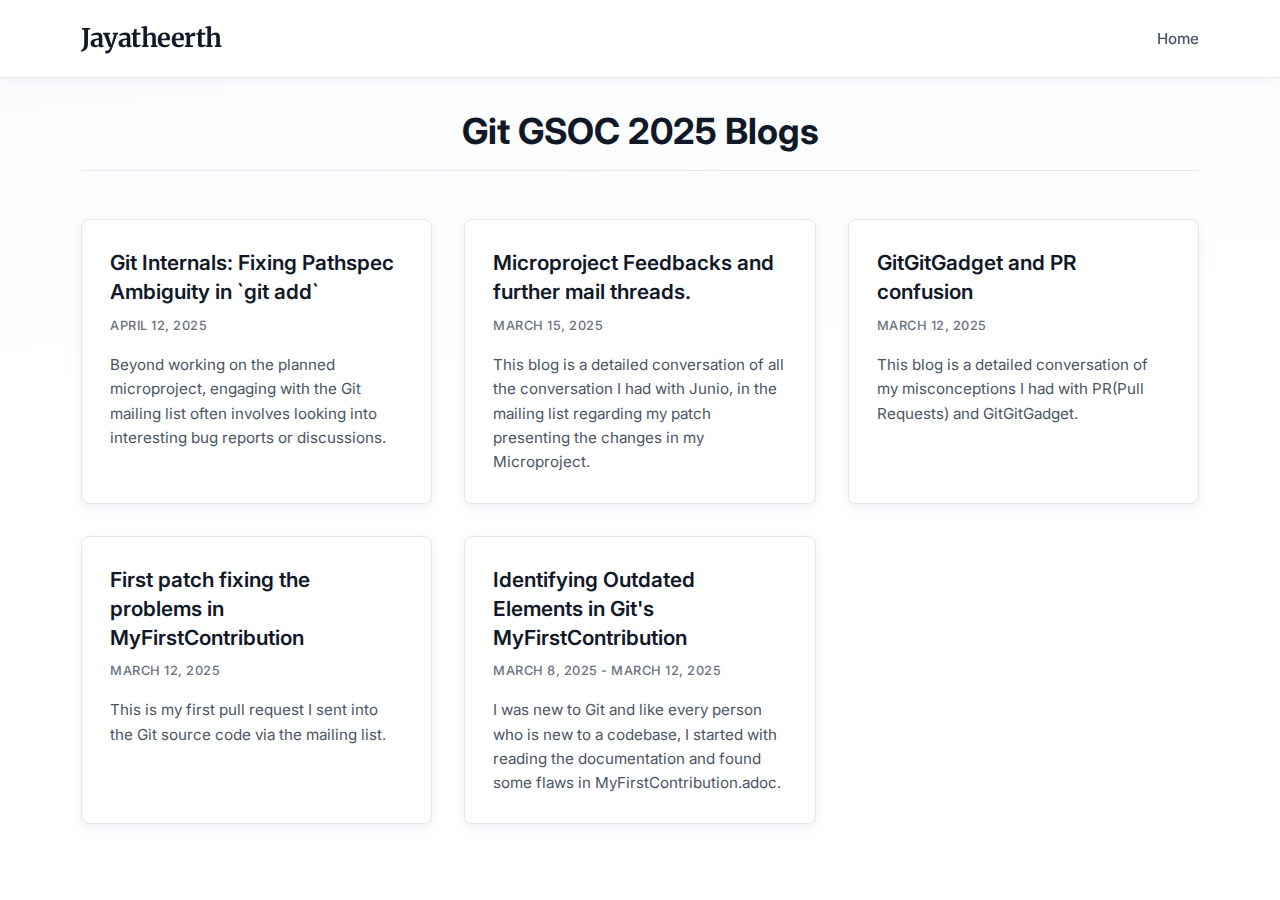
<file: index.html>
<!DOCTYPE html>
<html lang="en">
<head>
    <meta charset="UTF-8">
    <meta name="viewport" content="width=device-width, initial-scale=1.0">
    <title>My Git Journey - Blog</title>
    <link rel="preconnect" href="https://fonts.googleapis.com">
    <link rel="preconnect" href="https://fonts.gstatic.com" crossorigin>
    <link href="https://fonts.googleapis.com/css2?family=Inter:wght@400;500;600;700&family=Poppins:wght@400;500;600;700&display=swap" rel="stylesheet">
    <link rel="stylesheet" href="style.css">
    <link rel="preconnect" href="https://fonts.googleapis.com">
<link rel="preconnect" href="https://fonts.gstatic.com" crossorigin>
<link href="https://fonts.googleapis.com/css2?family=Inter:wght@400;500;700&family=Merriweather:wght@400;700&display=swap" rel="stylesheet">

<link href="https://fonts.googleapis.com/css2?family=JetBrains+Mono:wght@400&display=swap" rel="stylesheet">
<link rel="stylesheet" href="blog_style.css">
</head>
<body>
<header class="navbar">
    <div class="container">
        <a href="index.html" class="logo">Jayatheerth</a>
        <nav>
            <ul class="nav-links">
                <li><a href="index.html">Home</a></li>
            </ul>
        </nav>
    </div>
</header>

<main>
    <div class="container">
        <br>
        <h1>Git GSOC 2025 Blogs</h1>

        <div class="blog-post-list">
            <article class="blog-card">
                <a href="post-pathspec-bug-investigation.html">
                   <span class="card-accent-bar"></span>
                   <h2 class="card-title">Git Internals: Fixing Pathspec Ambiguity in `git add`</h2>
                   <p class="card-meta">
                       <span class="card-date">April 12, 2025</span>
                   </p>
                   <p class="card-excerpt">
                    Beyond working on the planned microproject, engaging with the Git mailing list often involves looking into interesting bug reports or discussions.
                   </p>
               </a>
           </article>
            <article class="blog-card">
                 <a href="post-style-feedback.html">
                    <span class="card-accent-bar"></span>
                    <h2 class="card-title">Microproject Feedbacks and further mail threads.</h2>
                    <p class="card-meta">
                        <span class="card-date">March 15, 2025</span>
                    </p>
                    <p class="card-excerpt">
                        This blog is a detailed conversation of all the conversation I had with Junio, in the mailing list regarding my patch presenting the changes in my Microproject.
                    </p>
                </a>
            </article>

            <article class="blog-card">
                <a href="gitgitgadget.html">
                   <span class="card-accent-bar"></span>
                   <h2 class="card-title">GitGitGadget and PR confusion</h2>
                   <p class="card-meta">
                       <span class="card-date">March 12, 2025</span>
                   </p>
                   <p class="card-excerpt">
                       This blog is a detailed conversation of my misconceptions I had with PR(Pull Requests) and GitGitGadget.
                   </p>
               </a>
           </article>

            <article class="blog-card">
                 <a href="post-commit-feedback.html">
                     <span class="card-accent-bar"></span>
                    <h2 class="card-title">First patch fixing the problems in MyFirstContribution</h2>
                    <p class="card-meta">
                        <span class="card-date">March 12, 2025</span>
                    </p>
                    <p class="card-excerpt">
                        This is my first pull request I sent into the Git source code via the mailing list.
                    </p>
                </a>
            </article>


            <article class="blog-card">
                <a href="post-identifying-outdated.html">
                    <span class="card-accent-bar"></span>
                    <h2 class="card-title">Identifying Outdated Elements in Git's MyFirstContribution</h2>
                    <p class="card-meta">
                        <span class="card-date">March 8, 2025 - March 12, 2025</span>
                    </p>
                    <p class="card-excerpt">
                        I was new to Git and like every person who is new to a codebase, I started with reading the documentation and found some flaws in MyFirstContribution.adoc.
                    </p>
                </a>
            </article>

            

        </div> </div> </main>


</body>
</html>
</file>
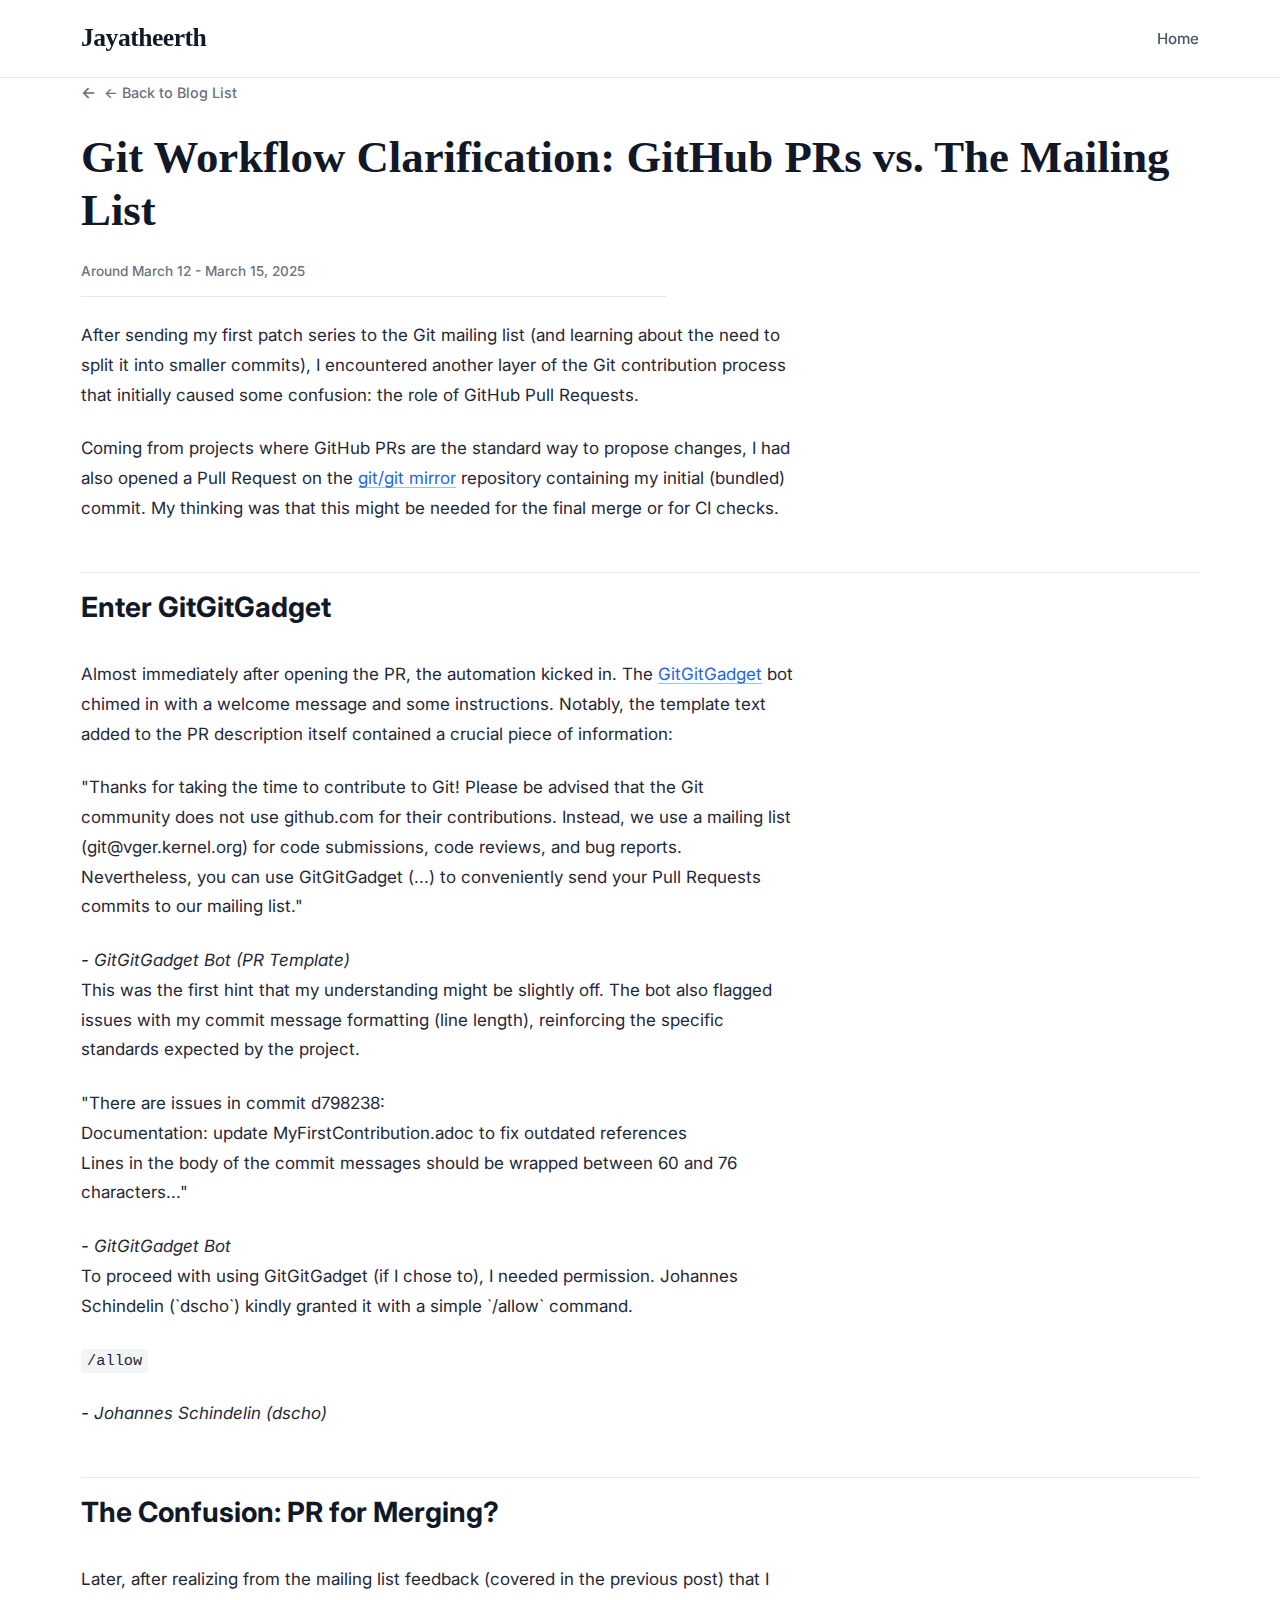
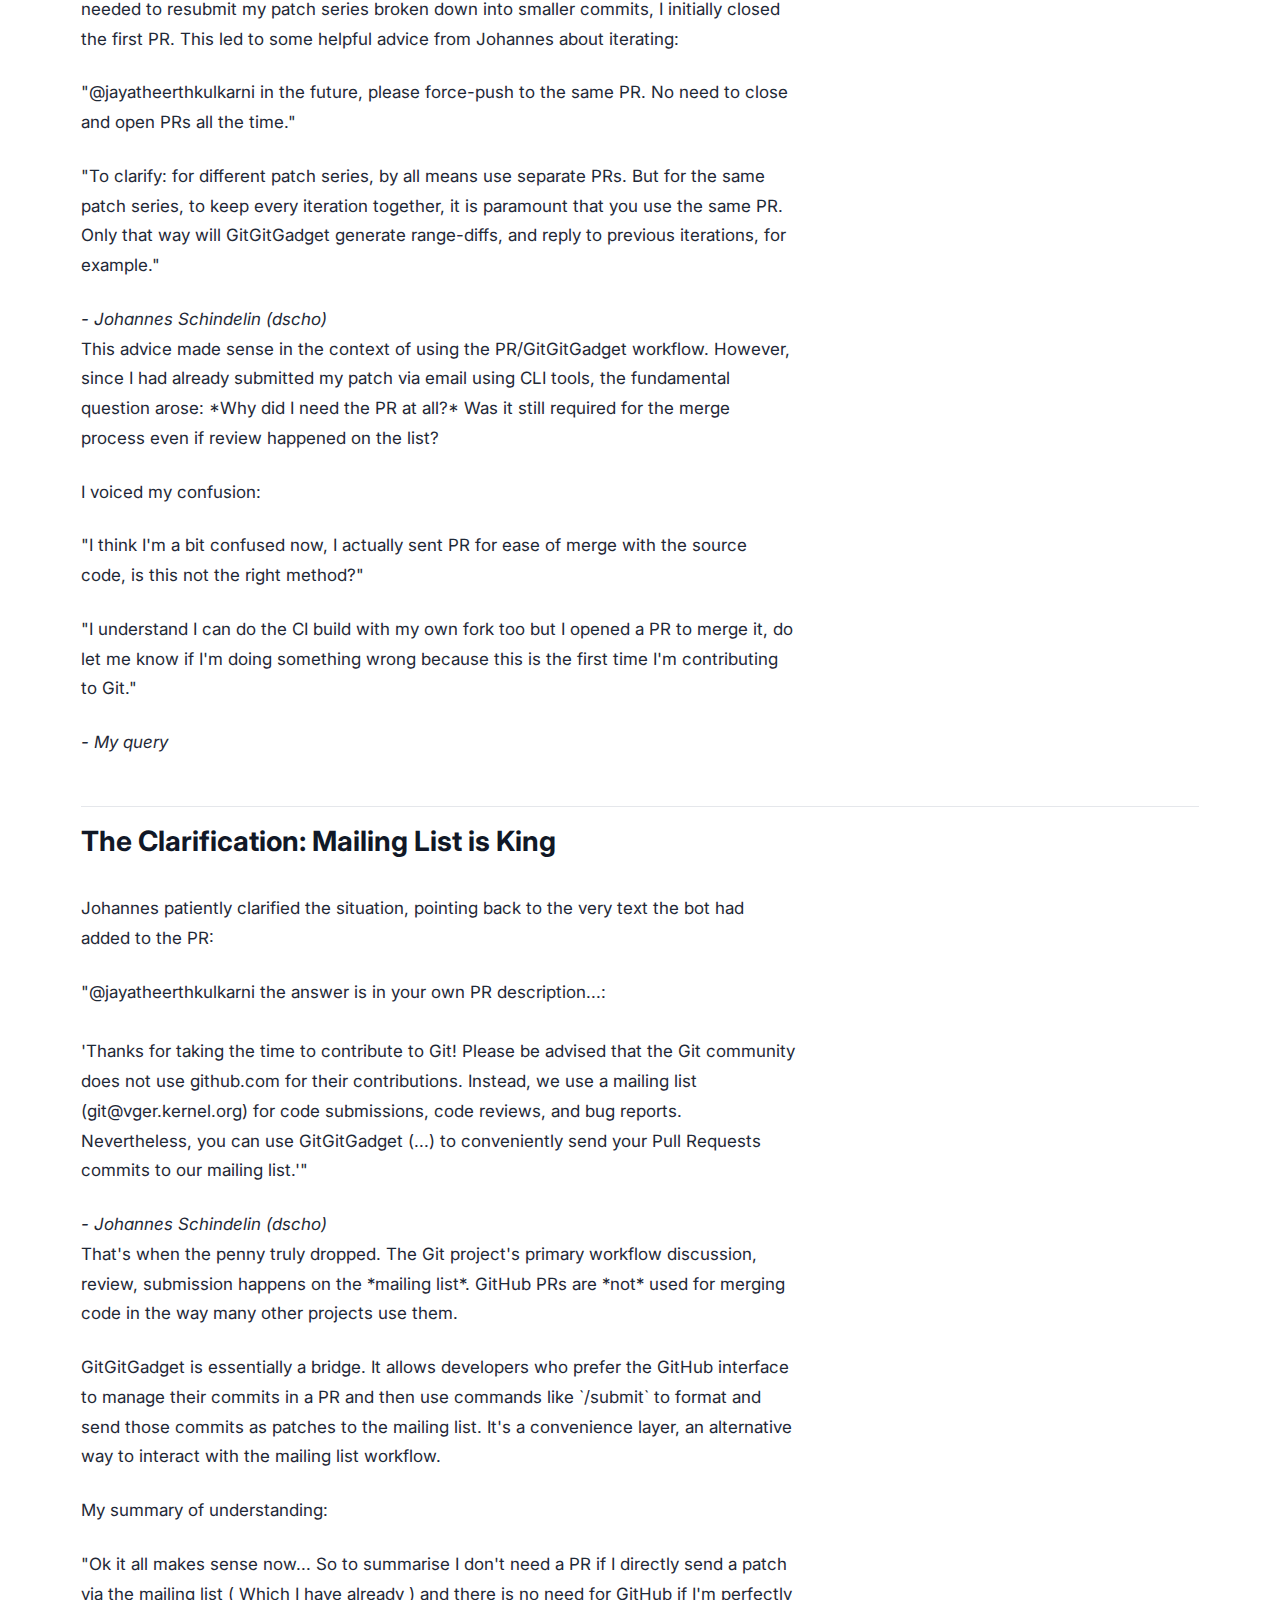
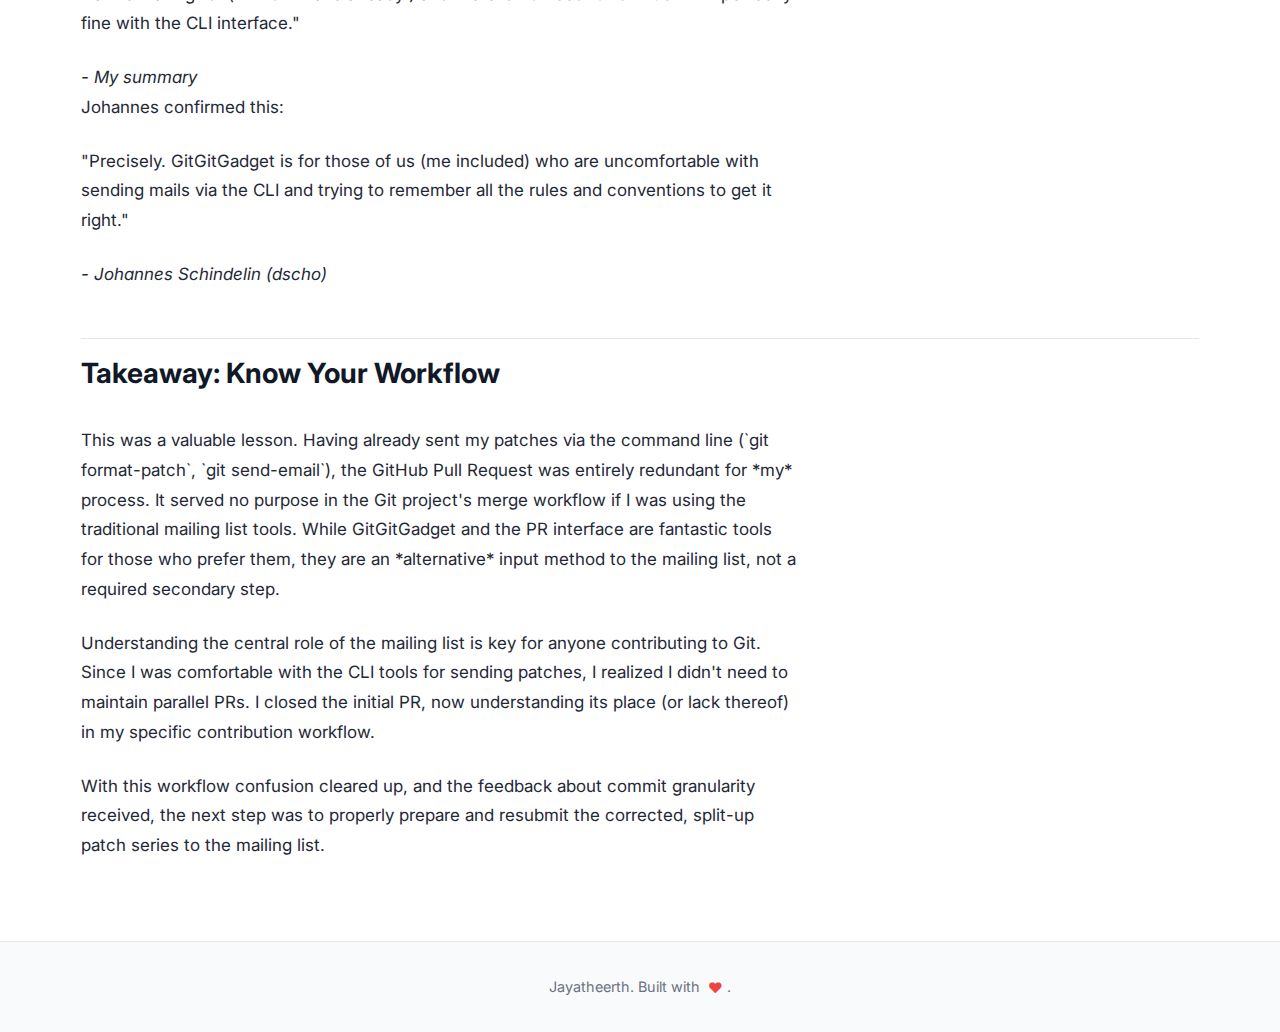
<file: gitgitgadget.html>
<!DOCTYPE html>
<html lang="en">
<head>
    <meta charset="UTF-8">
    <meta name="viewport" content="width=device-width, initial-scale=1.0">
    <title>Git Workflow Clarification: GitHub PRs vs. The Mailing List - My Git Journey</title>
    <link rel="preconnect" href="https://fonts.googleapis.com">
    <link rel="preconnect" href="https://fonts.gstatic.com" crossorigin>
    <link href="https://fonts.googleapis.com/css2?family=Inter:wght@400;500;600;700&family=Poppins:wght@400;500;600;700&display=swap" rel="stylesheet">
    <link rel="stylesheet" href="./blog_style.css">
</head>
<body>

<header class="navbar">
    <div class="container">
        <a href="index.html" class="logo">Jayatheerth</a>
        <nav>
            <ul class="nav-links">
                <li><a href="index.html">Home</a></li>
            </ul>
        </nav>
    </div>
</header>

<main>
    <div class="container">
        <a href="index.html" class="back-link">← Back to Blog List</a>
        <article class="blog-post-content">
            <h1>Git Workflow Clarification: GitHub PRs vs. The Mailing List</h1>
            <p class="meta-info">
                <span class="post-date">Around March 12 - March 15, 2025</span>
            </p>

            <p>After sending my first patch series to the Git mailing list (and learning about the need to split it into smaller commits), I encountered another layer of the Git contribution process that initially caused some confusion: the role of GitHub Pull Requests.</p>

            <p>Coming from projects where GitHub PRs are the standard way to propose changes, I had also opened a Pull Request on the <a href="https://github.com/git/git/pull/1913" target="_blank" rel="noopener noreferrer">git/git mirror</a> repository containing my initial (bundled) commit. My thinking was that this might be needed for the final merge or for CI checks.</p>

            <h2>Enter GitGitGadget</h2>

            <p>Almost immediately after opening the PR, the automation kicked in. The <a href="https://gitgitgadget.github.io/" target="_blank" rel="noopener noreferrer">GitGitGadget</a> bot chimed in with a welcome message and some instructions. Notably, the template text added to the PR description itself contained a crucial piece of information:</p>

            <div class="github-comment bot-message">
                <p>"Thanks for taking the time to contribute to Git! Please be advised that the Git community does not use github.com for their contributions. Instead, we use a mailing list (git@vger.kernel.org) for code submissions, code reviews, and bug reports. Nevertheless, you can use GitGitGadget (...) to conveniently send your Pull Requests commits to our mailing list."</p>
                <cite>- GitGitGadget Bot (PR Template)</cite>
            </div>

            <p>This was the first hint that my understanding might be slightly off. The bot also flagged issues with my commit message formatting (line length), reinforcing the specific standards expected by the project.</p>

             <div class="github-comment bot-message">
                <p>"There are issues in commit d798238:<br>
                Documentation: update MyFirstContribution.adoc to fix outdated references<br>
                Lines in the body of the commit messages should be wrapped between 60 and 76 characters..."</p>
                <cite>- GitGitGadget Bot</cite>
            </div>

            <p>To proceed with using GitGitGadget (if I chose to), I needed permission. Johannes Schindelin (`dscho`) kindly granted it with a simple `/allow` command.</p>
             <div class="github-comment">
                <p><code>/allow</code></p>
                
                <cite>- Johannes Schindelin (dscho)</cite>
            </div>


            <h2>The Confusion: PR for Merging?</h2>

            <p>Later, after realizing from the mailing list feedback (covered in the previous post) that I needed to resubmit my patch series broken down into smaller commits, I initially closed the first PR. This led to some helpful advice from Johannes about iterating:</p>

             <div class="github-comment">
                 
                 <p>"@jayatheerthkulkarni in the future, please force-push to the same PR. No need to close and open PRs all the time."</p>
                 <p>"To clarify: for different patch series, by all means use separate PRs. But for the same patch series, to keep every iteration together, it is paramount that you use the same PR. Only that way will GitGitGadget generate range-diffs, and reply to previous iterations, for example."</p>
                 <cite>- Johannes Schindelin (dscho)</cite>
            </div>

            <p>This advice made sense in the context of using the PR/GitGitGadget workflow. However, since I had already submitted my patch via email using CLI tools, the fundamental question arose: *Why did I need the PR at all?* Was it still required for the merge process even if review happened on the list?</p>

            <p>I voiced my confusion:</p>
             <div class="github-comment">
                 <p>"I think I'm a bit confused now, I actually sent PR for ease of merge with the source code, is this not the right method?"</p>
                 <p>"I understand I can do the CI build with my own fork too but I opened a PR to merge it, do let me know if I'm doing something wrong because this is the first time I'm contributing to Git."</p>
                 <cite>- My query</cite> 
            </div>

            <h2>The Clarification: Mailing List is King</h2>

            <p>Johannes patiently clarified the situation, pointing back to the very text the bot had added to the PR:</p>

             <div class="github-comment">
                 <p>"@jayatheerthkulkarni the answer is in your own PR description...:<br><br>
                 'Thanks for taking the time to contribute to Git! Please be advised that the Git community does not use github.com for their contributions. Instead, we use a mailing list (git@vger.kernel.org) for code submissions, code reviews, and bug reports. Nevertheless, you can use GitGitGadget (...) to conveniently send your Pull Requests commits to our mailing list.'"</p>
                 <cite>- Johannes Schindelin (dscho)</cite>
            </div>

            <p>That's when the penny truly dropped. The Git project's primary workflow discussion, review, submission happens on the *mailing list*. GitHub PRs are *not* used for merging code in the way many other projects use them.</p>

            <p>GitGitGadget is essentially a bridge. It allows developers who prefer the GitHub interface to manage their commits in a PR and then use commands like `/submit` to format and send those commits as patches to the mailing list. It's a convenience layer, an alternative way to interact with the mailing list workflow.</p>

            <p>My summary of understanding:</p>
             <div class="github-comment">
                 <p>"Ok it all makes sense now... So to summarise I don't need a PR if I directly send a patch via the mailing list ( Which I have already ) and there is no need for GitHub if I'm perfectly fine with the CLI interface."</p>
                 <cite>- My summary</cite>
            </div>

            <p>Johannes confirmed this:</p>
             <div class="github-comment">
                 <p>"Precisely. GitGitGadget is for those of us (me included) who are uncomfortable with sending mails via the CLI and trying to remember all the rules and conventions to get it right."</p>
                 <cite>- Johannes Schindelin (dscho)</cite>
            </div>

            <h2>Takeaway: Know Your Workflow</h2>

            <p>This was a valuable lesson. Having already sent my patches via the command line (`git format-patch`, `git send-email`), the GitHub Pull Request was entirely redundant for *my* process. It served no purpose in the Git project's merge workflow if I was using the traditional mailing list tools. While GitGitGadget and the PR interface are fantastic tools for those who prefer them, they are an *alternative* input method to the mailing list, not a required secondary step.</p>

            <p>Understanding the central role of the mailing list is key for anyone contributing to Git. Since I was comfortable with the CLI tools for sending patches, I realized I didn't need to maintain parallel PRs. I closed the initial PR, now understanding its place (or lack thereof) in my specific contribution workflow.</p>

            <p>With this workflow confusion cleared up, and the feedback about commit granularity received, the next step was to properly prepare and resubmit the corrected, split-up patch series to the mailing list.</p>

        </article>
    </div>
</main>

<footer class="footer">
    <div class="container">
       <p>Jayatheerth. Built with <span class="heart">♥</span>.</p>
    </div>
</footer>

</body>
</html>
</file>
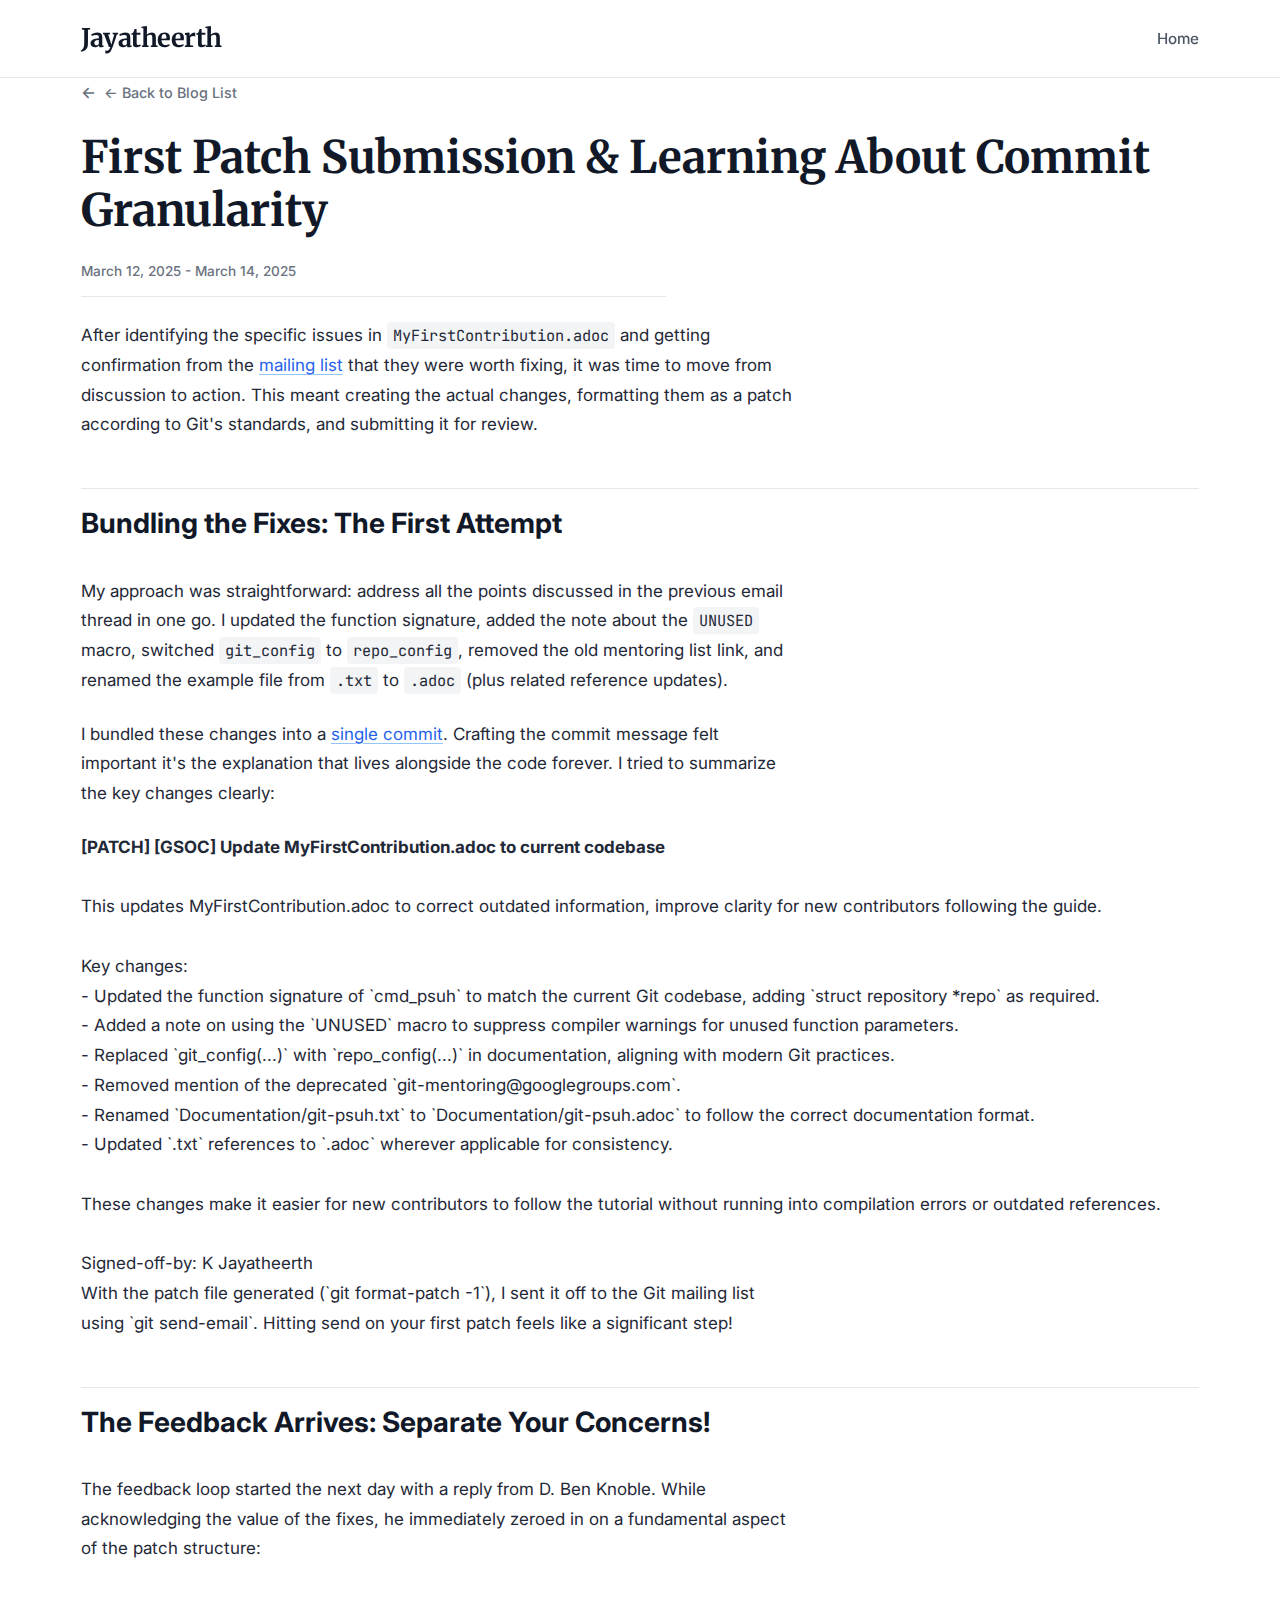
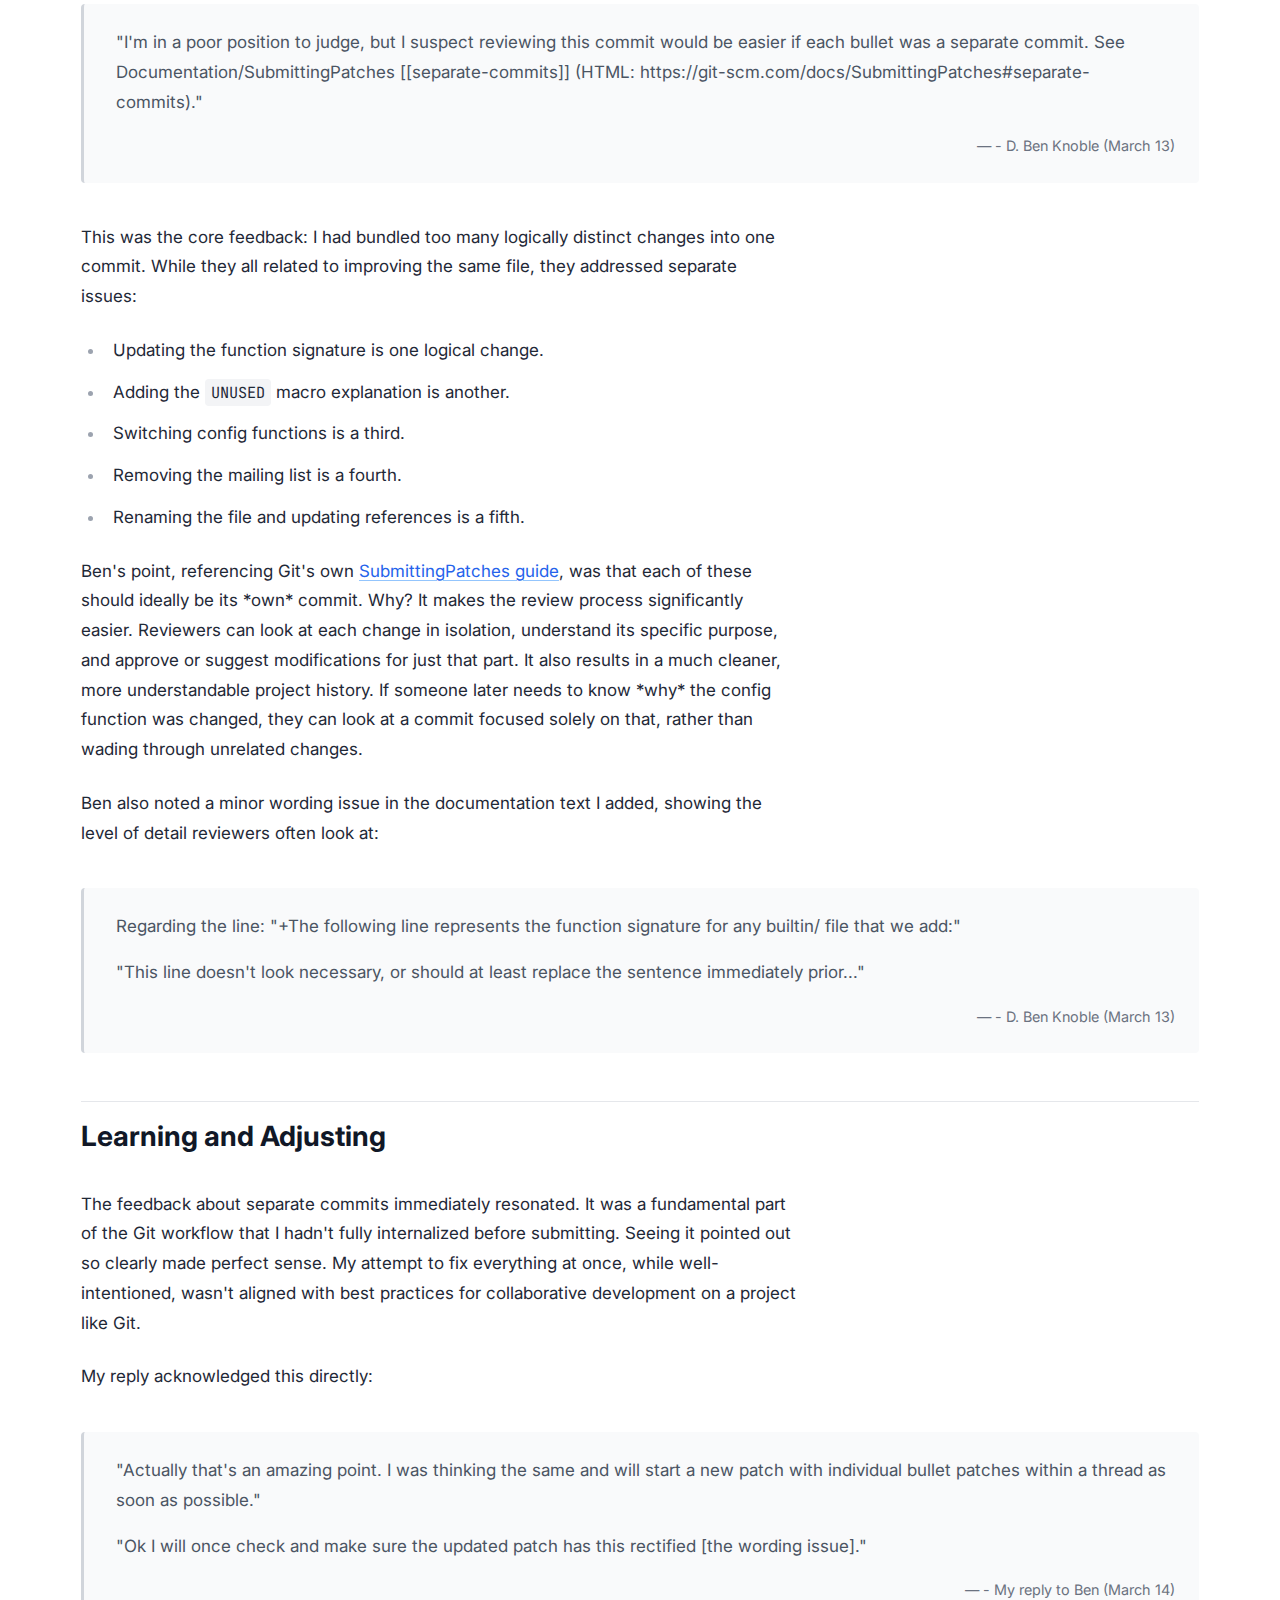
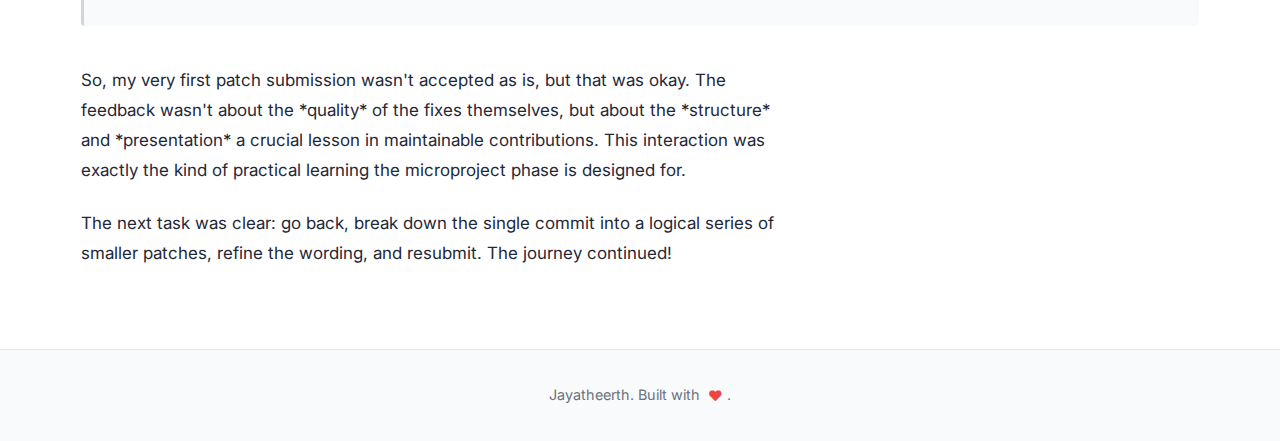
<file: post-commit-feedback.html>
<!DOCTYPE html>
<html lang="en">
<head>
    <meta charset="UTF-8">
    <meta name="viewport" content="width=device-width, initial-scale=1.0">
    <title>First Patch Submission & Learning About Commit Granularity - My Git Journey</title>
    <link rel="preconnect" href="https://fonts.googleapis.com">
    <link rel="preconnect" href="https://fonts.gstatic.com" crossorigin>
    <link href="https://fonts.googleapis.com/css2?family=Inter:wght@400;500;600;700&family=Poppins:wght@400;500;600;700&display=swap" rel="stylesheet">
    <link rel="stylesheet" href="./blog_style.css">
    <link rel="preconnect" href="https://fonts.googleapis.com">
<link rel="preconnect" href="https://fonts.gstatic.com" crossorigin>
<link href="https://fonts.googleapis.com/css2?family=Inter:wght@400;500;700&family=Merriweather:wght@400;700&display=swap" rel="stylesheet">

<link href="https://fonts.googleapis.com/css2?family=JetBrains+Mono:wght@400&display=swap" rel="stylesheet">
</head>
<body>

<header class="navbar">
    <div class="container">
        <a href="index.html" class="logo">Jayatheerth</a>
        <nav>
            <ul class="nav-links">
                <li><a href="index.html">Home</a></li>
            </ul>
        </nav>
    </div>
</header>

<main>
    <div class="container">
        <a href="index.html" class="back-link">← Back to Blog List</a>
        <article class="blog-post-content">
            <h1>First Patch Submission & Learning About Commit Granularity</h1>
            <p class="meta-info">
                <span class="post-date">March 12, 2025 - March 14, 2025</span>
            </p>

            <p>After identifying the specific issues in <code>MyFirstContribution.adoc</code> and getting confirmation from the <a href="https://lore.kernel.org/git/CA+rGoLc69R8qgbkYQiKoc2uweDwD10mxZXYFSY8xFs5eKSRVkA@mail.gmail.com/t/#u">mailing list</a> that they were worth fixing, it was time to move from discussion to action. This meant creating the actual changes, formatting them as a patch according to Git's standards, and submitting it for review.</p>

            <h2>Bundling the Fixes: The First Attempt</h2>

            <p>My approach was straightforward: address all the points discussed in the previous email thread in one go. I updated the function signature, added the note about the <code>UNUSED</code> macro, switched <code>git_config</code> to <code>repo_config</code>, removed the old mentoring list link, and renamed the example file from <code>.txt</code> to <code>.adoc</code> (plus related reference updates).</p>

            <p>I bundled these changes into a <a href="https://lore.kernel.org/git/20250312081534.75536-1-jayatheerthkulkarni2005@gmail.com/t/#u">single commit</a>. Crafting the commit message felt important it's the explanation that lives alongside the code forever. I tried to summarize the key changes clearly:</p>

            <div class="commit-message">
                <strong>[PATCH] [GSOC] Update MyFirstContribution.adoc to current codebase</strong><br><br>
                This updates MyFirstContribution.adoc to correct outdated information,
                improve clarity for new contributors following the guide.<br><br>
                Key changes:<br>
                - Updated the function signature of `cmd_psuh` to match the current Git
                  codebase, adding `struct repository *repo` as required.<br>
                - Added a note on using the `UNUSED` macro to suppress compiler
                  warnings for unused function parameters.<br>
                - Replaced `git_config(...)` with `repo_config(...)` in documentation,
                  aligning with modern Git practices.<br>
                - Removed mention of the deprecated
                  `git-mentoring@googlegroups.com`.<br>
                - Renamed `Documentation/git-psuh.txt` to
                  `Documentation/git-psuh.adoc` to follow the
                  correct documentation format.<br>
                - Updated `.txt` references to `.adoc`
                  wherever applicable for consistency.<br><br>
                These changes make it easier for
                new contributors to follow the tutorial without
                running into compilation errors or outdated references.<br><br>
                Signed-off-by: K Jayatheerth <jayatheerthkulkarni2005@gmail.com>
            </div>

            <p>With the patch file generated (`git format-patch -1`), I sent it off to the Git mailing list using `git send-email`. Hitting send on your first patch feels like a significant step!</p>

            <h2>The Feedback Arrives: Separate Your Concerns!</h2>

            <p>The feedback loop started the next day with a reply from D. Ben Knoble. While acknowledging the value of the fixes, he immediately zeroed in on a fundamental aspect of the patch structure:</p>

            <div class="email-quote">
                <p>"I'm in a poor position to judge, but I suspect reviewing this commit would be easier if each bullet was a separate commit. See Documentation/SubmittingPatches [[separate-commits]] (HTML: https://git-scm.com/docs/SubmittingPatches#separate-commits)."</p>
                <cite>- D. Ben Knoble (March 13)</cite>
            </div>

            <p>This was the core feedback: I had bundled too many logically distinct changes into one commit. While they all related to improving the same file, they addressed separate issues:</p>
            <ul>
                <li>Updating the function signature is one logical change.</li>
                <li>Adding the <code>UNUSED</code> macro explanation is another.</li>
                <li>Switching config functions is a third.</li>
                <li>Removing the mailing list is a fourth.</li>
                <li>Renaming the file and updating references is a fifth.</li>
            </ul>
            <p>Ben's point, referencing Git's own <a href="https://git-scm.com/docs/SubmittingPatches#separate-commits" target="_blank" rel="noopener noreferrer">SubmittingPatches guide</a>, was that each of these should ideally be its *own* commit. Why? It makes the review process significantly easier. Reviewers can look at each change in isolation, understand its specific purpose, and approve or suggest modifications for just that part. It also results in a much cleaner, more understandable project history. If someone later needs to know *why* the config function was changed, they can look at a commit focused solely on that, rather than wading through unrelated changes.</p>

            <p>Ben also noted a minor wording issue in the documentation text I added, showing the level of detail reviewers often look at:</p>
            <div class="email-quote">
                <p>Regarding the line: "+The following line represents the function signature for any builtin/<filename.c> file that we add:"</p>
                <p>"This line doesn't look necessary, or should at least replace the sentence immediately prior..."</p>
                 <cite>- D. Ben Knoble (March 13)</cite>
            </div>

            <h2>Learning and Adjusting</h2>

            <p>The feedback about separate commits immediately resonated. It was a fundamental part of the Git workflow that I hadn't fully internalized before submitting. Seeing it pointed out so clearly made perfect sense. My attempt to fix everything at once, while well-intentioned, wasn't aligned with best practices for collaborative development on a project like Git.</p>

            <p>My reply acknowledged this directly:</p>
             <div class="email-quote">
                <p>"Actually that's an amazing point. I was thinking the same and will start a new patch with individual bullet patches within a thread as soon as possible."</p>
                <p>"Ok I will once check and make sure the updated patch has this rectified [the wording issue]."</p>
                <cite>- My reply to Ben (March 14)</cite>
            </div>

            <p>So, my very first patch submission wasn't accepted as is, but that was okay. The feedback wasn't about the *quality* of the fixes themselves, but about the *structure* and *presentation* a crucial lesson in maintainable contributions. This interaction was exactly the kind of practical learning the microproject phase is designed for.</p>

            <p>The next task was clear: go back, break down the single commit into a logical series of smaller patches, refine the wording, and resubmit. The journey continued!</p>

        </article>
    </div>
</main>

<footer class="footer">
    <div class="container">
       <p>Jayatheerth. Built with <span class="heart">♥</span>.</p>
    </div>
</footer>

</body>
</html>
</file>
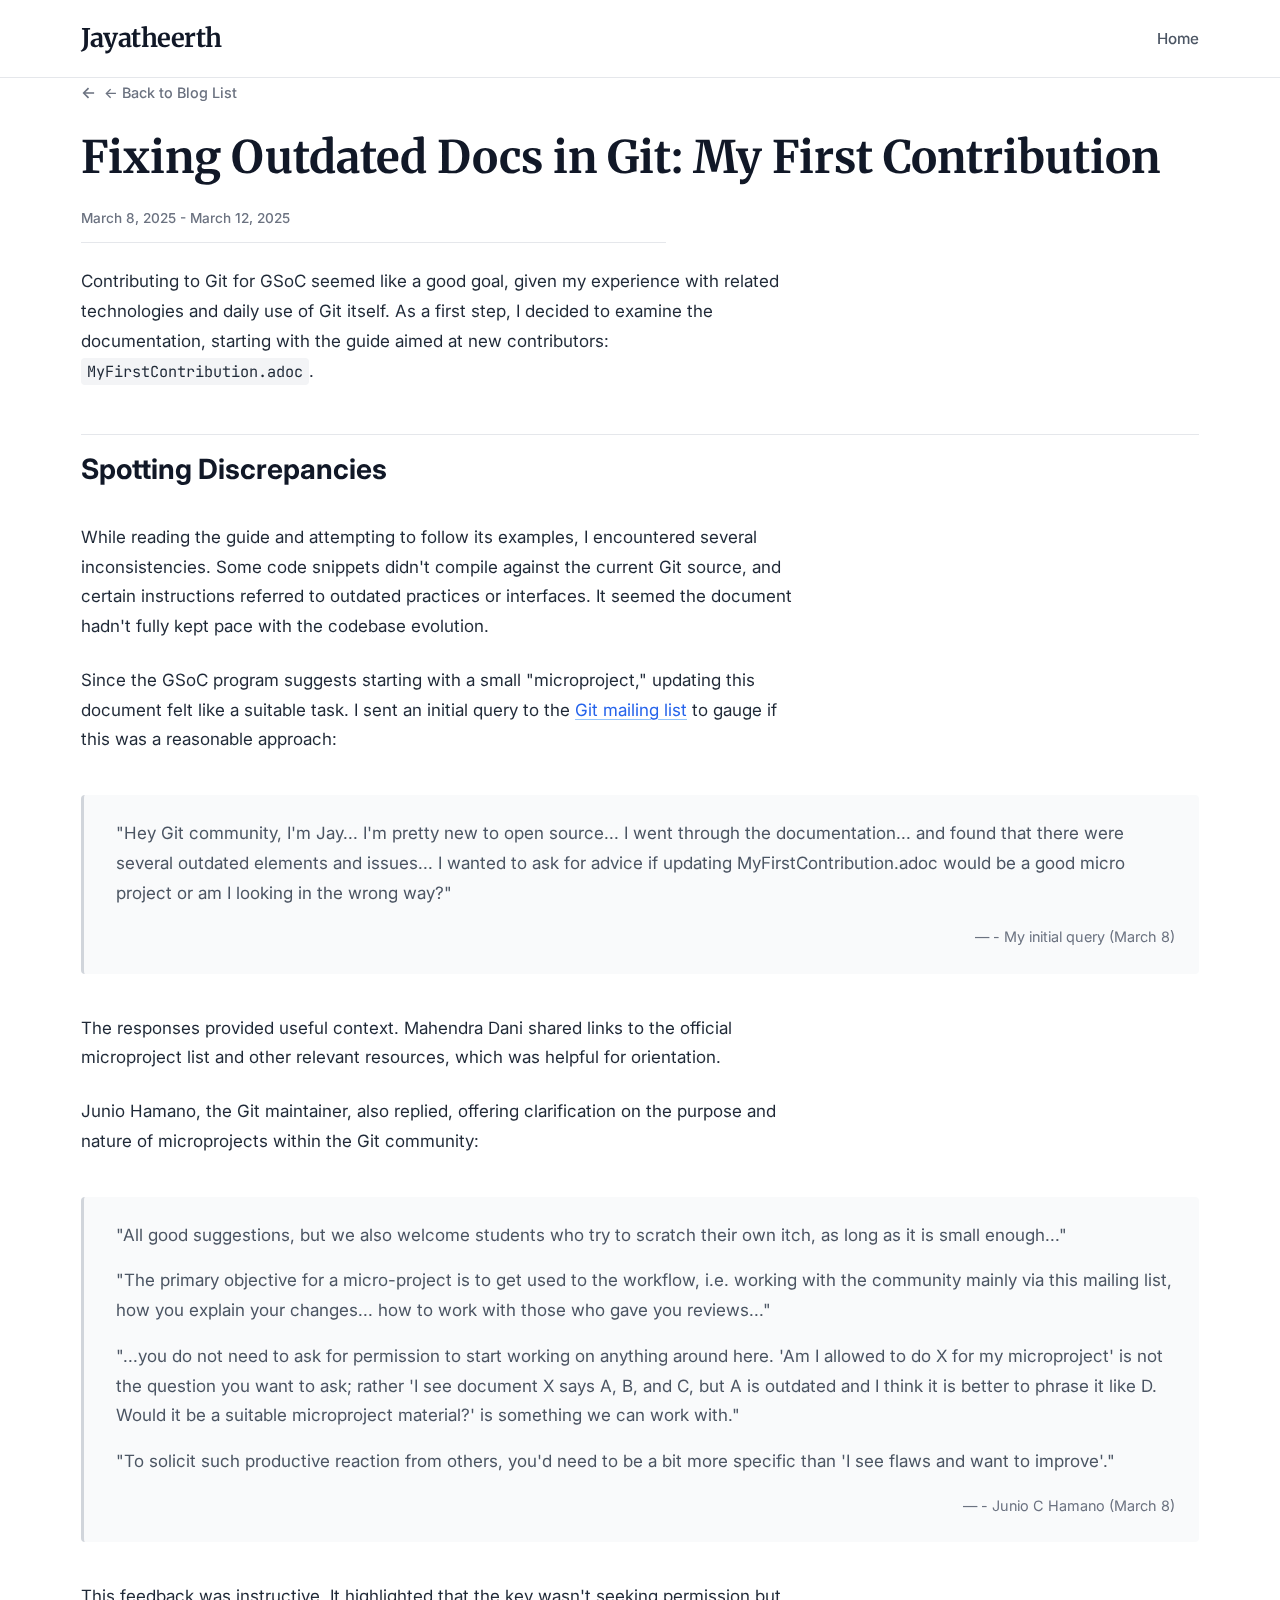
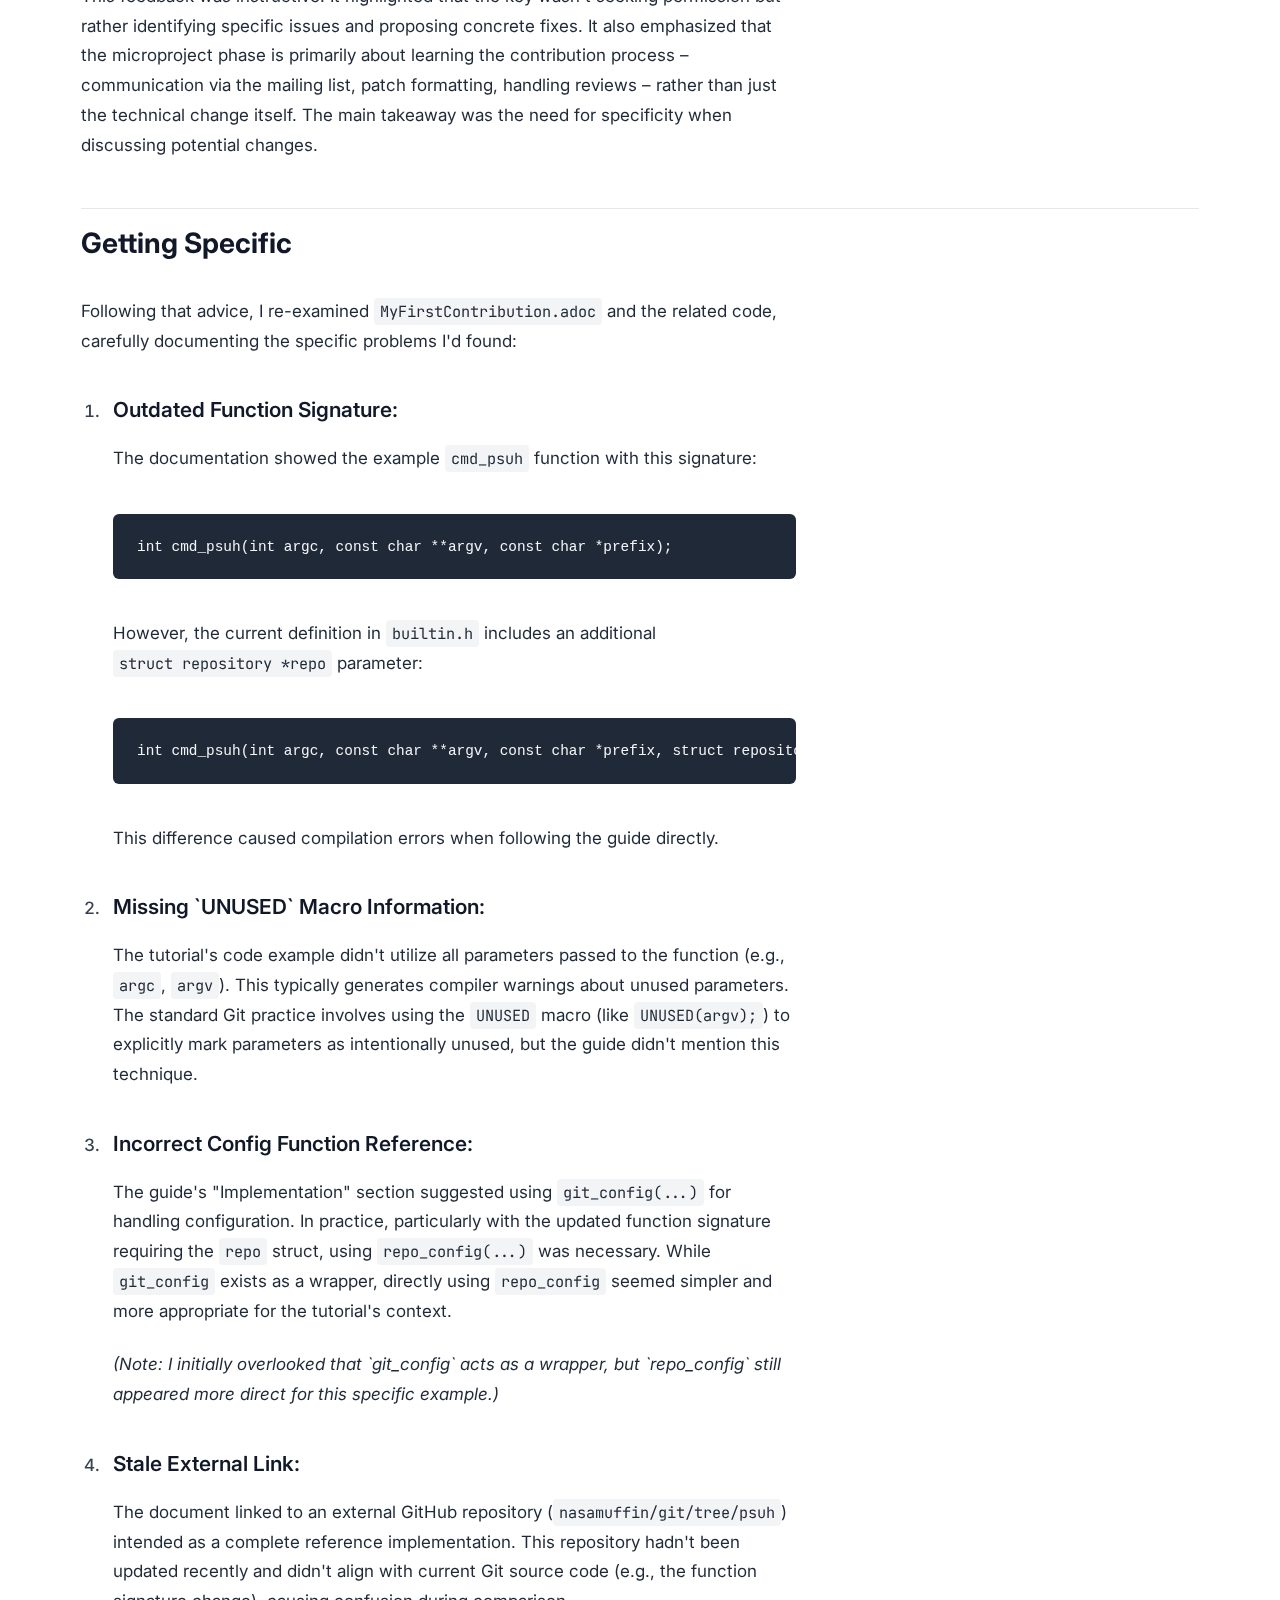
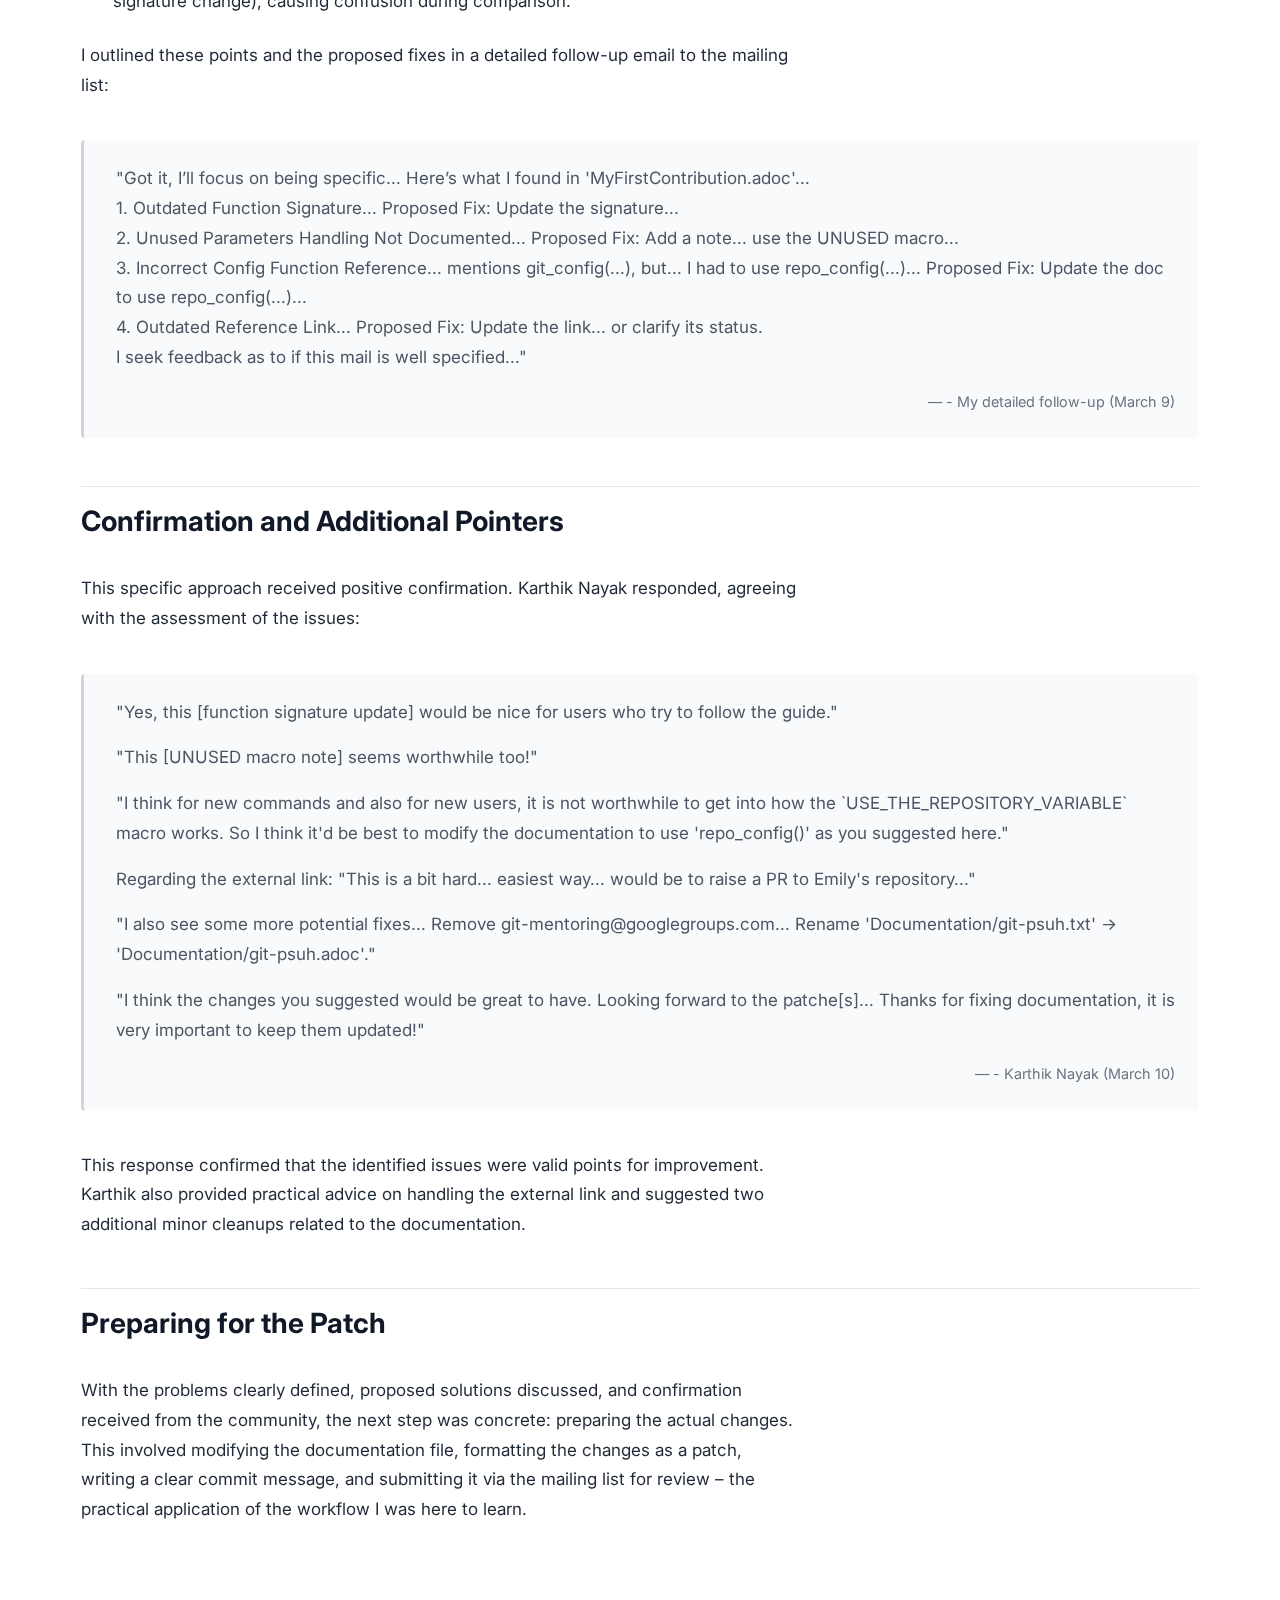
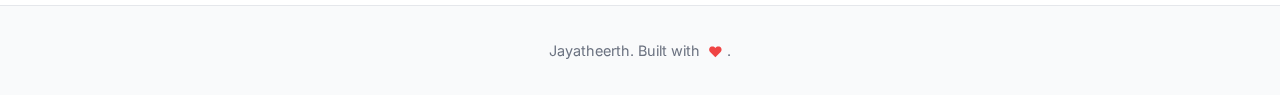
<file: post-identifying-outdated.html>
<!DOCTYPE html>
<html lang="en">
<head>
    <meta charset="UTF-8">
    <meta name="viewport" content="width=device-width, initial-scale=1.0">
    <title>Fixing Outdated Docs in Git: My First Contribution - My Git Journey</title>
    <link rel="preconnect" href="https://fonts.googleapis.com">
    <link rel="preconnect" href="https://fonts.gstatic.com" crossorigin>
    <link href="https://fonts.googleapis.com/css2?family=Inter:wght@400;500;600;700&family=Poppins:wght@400;500;600;700&display=swap" rel="stylesheet">
    <link rel="stylesheet" href="./blog_style.css">
    <link rel="preconnect" href="https://fonts.googleapis.com">
<link rel="preconnect" href="https://fonts.gstatic.com" crossorigin>
<link href="https://fonts.googleapis.com/css2?family=Inter:wght@400;500;700&family=Merriweather:wght@400;700&display=swap" rel="stylesheet">

<link href="https://fonts.googleapis.com/css2?family=JetBrains+Mono:wght@400&display=swap" rel="stylesheet">
</head>
<body>

<header class="navbar">
    <div class="container">
        <a href="index.html" class="logo">Jayatheerth</a>
        <nav>
            <ul class="nav-links">
                <li><a href="index.html">Home</a></li>
                
            </ul>
        </nav>
    </div>
</header>

<main>
    <div class="container">
        <a href="index.html" class="back-link">← Back to Blog List</a>
        <article class="blog-post-content">
            <h1>Fixing Outdated Docs in Git: My First Contribution</h1>
            <p class="meta-info">
                <span class="post-date">March 8, 2025 - March 12, 2025</span>
            </p>

            <p>Contributing to Git for GSoC seemed like a good goal, given my experience with related technologies and daily use of Git itself. As a first step, I decided to examine the documentation, starting with the guide aimed at new contributors: <code>MyFirstContribution.adoc</code>.</p>

            <h2>Spotting Discrepancies</h2>

            <p>While reading the guide and attempting to follow its examples, I encountered several inconsistencies. Some code snippets didn't compile against the current Git source, and certain instructions referred to outdated practices or interfaces. It seemed the document hadn't fully kept pace with the codebase evolution.</p>

            <p>Since the GSoC program suggests starting with a small "microproject," updating this document felt like a suitable task. I sent an initial query to the <a href="https://lore.kernel.org/git/CA+rGoLc69R8qgbkYQiKoc2uweDwD10mxZXYFSY8xFs5eKSRVkA@mail.gmail.com/t/#u" target="_blank" rel="noopener noreferrer">Git mailing list</a> to gauge if this was a reasonable approach:</p>

            <div class="email-quote">
                <p>"Hey Git community, I'm Jay... I'm pretty new to open source... I went through the documentation... and found that there were several outdated elements and issues... I wanted to ask for advice if updating MyFirstContribution.adoc would be a good micro project or am I looking in the wrong way?"</p>
                <cite>- My initial query (March 8)</cite>
            </div>

            <p>The responses provided useful context. Mahendra Dani shared links to the official microproject list and other relevant resources, which was helpful for orientation.</p>
            
            <p>Junio Hamano, the Git maintainer, also replied, offering clarification on the purpose and nature of microprojects within the Git community:</p>

            <div class="email-quote">
                <p>"All good suggestions, but we also welcome students who try to scratch their own itch, as long as it is small enough..."</p>
                <p>"The primary objective for a micro-project is to get used to the workflow, i.e. working with the community mainly via this mailing list, how you explain your changes... how to work with those who gave you reviews..."</p>
                <p>"...you do not need to ask for permission to start working on anything around here. 'Am I allowed to do X for my microproject' is not the question you want to ask; rather 'I see document X says A, B, and C, but A is outdated and I think it is better to phrase it like D. Would it be a suitable microproject material?' is something we can work with."</p>
                <p>"To solicit such productive reaction from others, you'd need to be a bit more specific than 'I see flaws and want to improve'."</p>
                <cite>- Junio C Hamano (March 8)</cite>
            </div>

            
            <p>This feedback was instructive. It highlighted that the key wasn't seeking permission but rather identifying specific issues and proposing concrete fixes. It also emphasized that the microproject phase is primarily about learning the contribution process – communication via the mailing list, patch formatting, handling reviews – rather than just the technical change itself. The main takeaway was the need for specificity when discussing potential changes.</p>

            <h2>Getting Specific</h2>

            <p>Following that advice, I re-examined <code>MyFirstContribution.adoc</code> and the related code, carefully documenting the specific problems I'd found:</p>

            <ol>
                <li>
                    <h3>Outdated Function Signature:</h3>
                    <p>The documentation showed the example <code>cmd_psuh</code> function with this signature:</p>
                    <pre><code>int cmd_psuh(int argc, const char **argv, const char *prefix);</code></pre>
                    <p>However, the current definition in <code>builtin.h</code> includes an additional <code>struct repository *repo</code> parameter:</p>
                    <pre><code>int cmd_psuh(int argc, const char **argv, const char *prefix, struct repository *repo);</code></pre>
                    <p>This difference caused compilation errors when following the guide directly.</p>
                </li>
                <li>
                    <h3>Missing `UNUSED` Macro Information:</h3>
                    <p>The tutorial's code example didn't utilize all parameters passed to the function (e.g., <code>argc</code>, <code>argv</code>). This typically generates compiler warnings about unused parameters. The standard Git practice involves using the <code>UNUSED</code> macro (like <code>UNUSED(argv);</code>) to explicitly mark parameters as intentionally unused, but the guide didn't mention this technique.</p>
                </li>
                <li>
                    <h3>Incorrect Config Function Reference:</h3>
                    <p>The guide's "Implementation" section suggested using <code>git_config(...)</code> for handling configuration. In practice, particularly with the updated function signature requiring the <code>repo</code> struct, using <code>repo_config(...)</code> was necessary. While <code>git_config</code> exists as a wrapper, directly using <code>repo_config</code> seemed simpler and more appropriate for the tutorial's context.</p>
                    <p><em>(Note: I initially overlooked that `git_config` acts as a wrapper, but `repo_config` still appeared more direct for this specific example.)</em></p>
                </li>
                 <li>
                    <h3>Stale External Link:</h3>
                    <p>The document linked to an external GitHub repository (<code>nasamuffin/git/tree/psuh</code>) intended as a complete reference implementation. This repository hadn't been updated recently and didn't align with current Git source code (e.g., the function signature change), causing confusion during comparison.</p>
                </li>
            </ol>

            <p>I outlined these points and the proposed fixes in a detailed follow-up email to the mailing list:</p>
             <div class="email-quote">
                <p>"Got it, I’ll focus on being specific... Here’s what I found in 'MyFirstContribution.adoc'...<br/>
                   1. Outdated Function Signature... Proposed Fix: Update the signature...<br/>
                   2. Unused Parameters Handling Not Documented... Proposed Fix: Add a note... use the UNUSED macro...<br/>
                   3. Incorrect Config Function Reference... mentions git_config(...), but... I had to use repo_config(...)... Proposed Fix: Update the doc to use repo_config(...)...<br/>
                   4. Outdated Reference Link... Proposed Fix: Update the link... or clarify its status.<br/>
                   I seek feedback as to if this mail is well specified..."
                 </p>
                <cite>- My detailed follow-up (March 9)</cite>
            </div>


            <h2>Confirmation and Additional Pointers</h2>

            <p>This specific approach received positive confirmation. Karthik Nayak responded, agreeing with the assessment of the issues:</p>
             <div class="email-quote">
                <p>"Yes, this [function signature update] would be nice for users who try to follow the guide."</p>
                <p>"This [UNUSED macro note] seems worthwhile too!"</p>
                <p>"I think for new commands and also for new users, it is not worthwhile to get into how the `USE_THE_REPOSITORY_VARIABLE` macro works. So I think it'd be best to modify the documentation to use 'repo_config()' as you suggested here."</p>
                <p>Regarding the external link: "This is a bit hard... easiest way... would be to raise a PR to Emily's repository..."</p>
                <p>"I also see some more potential fixes... Remove git-mentoring@googlegroups.com... Rename 'Documentation/git-psuh.txt' -> 'Documentation/git-psuh.adoc'."</p>
                
                <p>"I think the changes you suggested would be great to have. Looking forward to the patche[s]... Thanks for fixing documentation, it is very important to keep them updated!"</p>
                <cite>- Karthik Nayak (March 10)</cite>
            </div>

            
            <p>This response confirmed that the identified issues were valid points for improvement. Karthik also provided practical advice on handling the external link and suggested two additional minor cleanups related to the documentation.</p>

            <h2>Preparing for the Patch</h2>

            <p>With the problems clearly defined, proposed solutions discussed, and confirmation received from the community, the next step was concrete: preparing the actual changes. This involved modifying the documentation file, formatting the changes as a patch, writing a clear commit message, and submitting it via the mailing list for review – the practical application of the workflow I was here to learn.</p>

        </article>
    </div>
</main>

<footer class="footer">
    <div class="container">
       <p>Jayatheerth. Built with <span class="heart">♥</span>.</p>
    </div>
</footer>

</body>
</html>
</file>
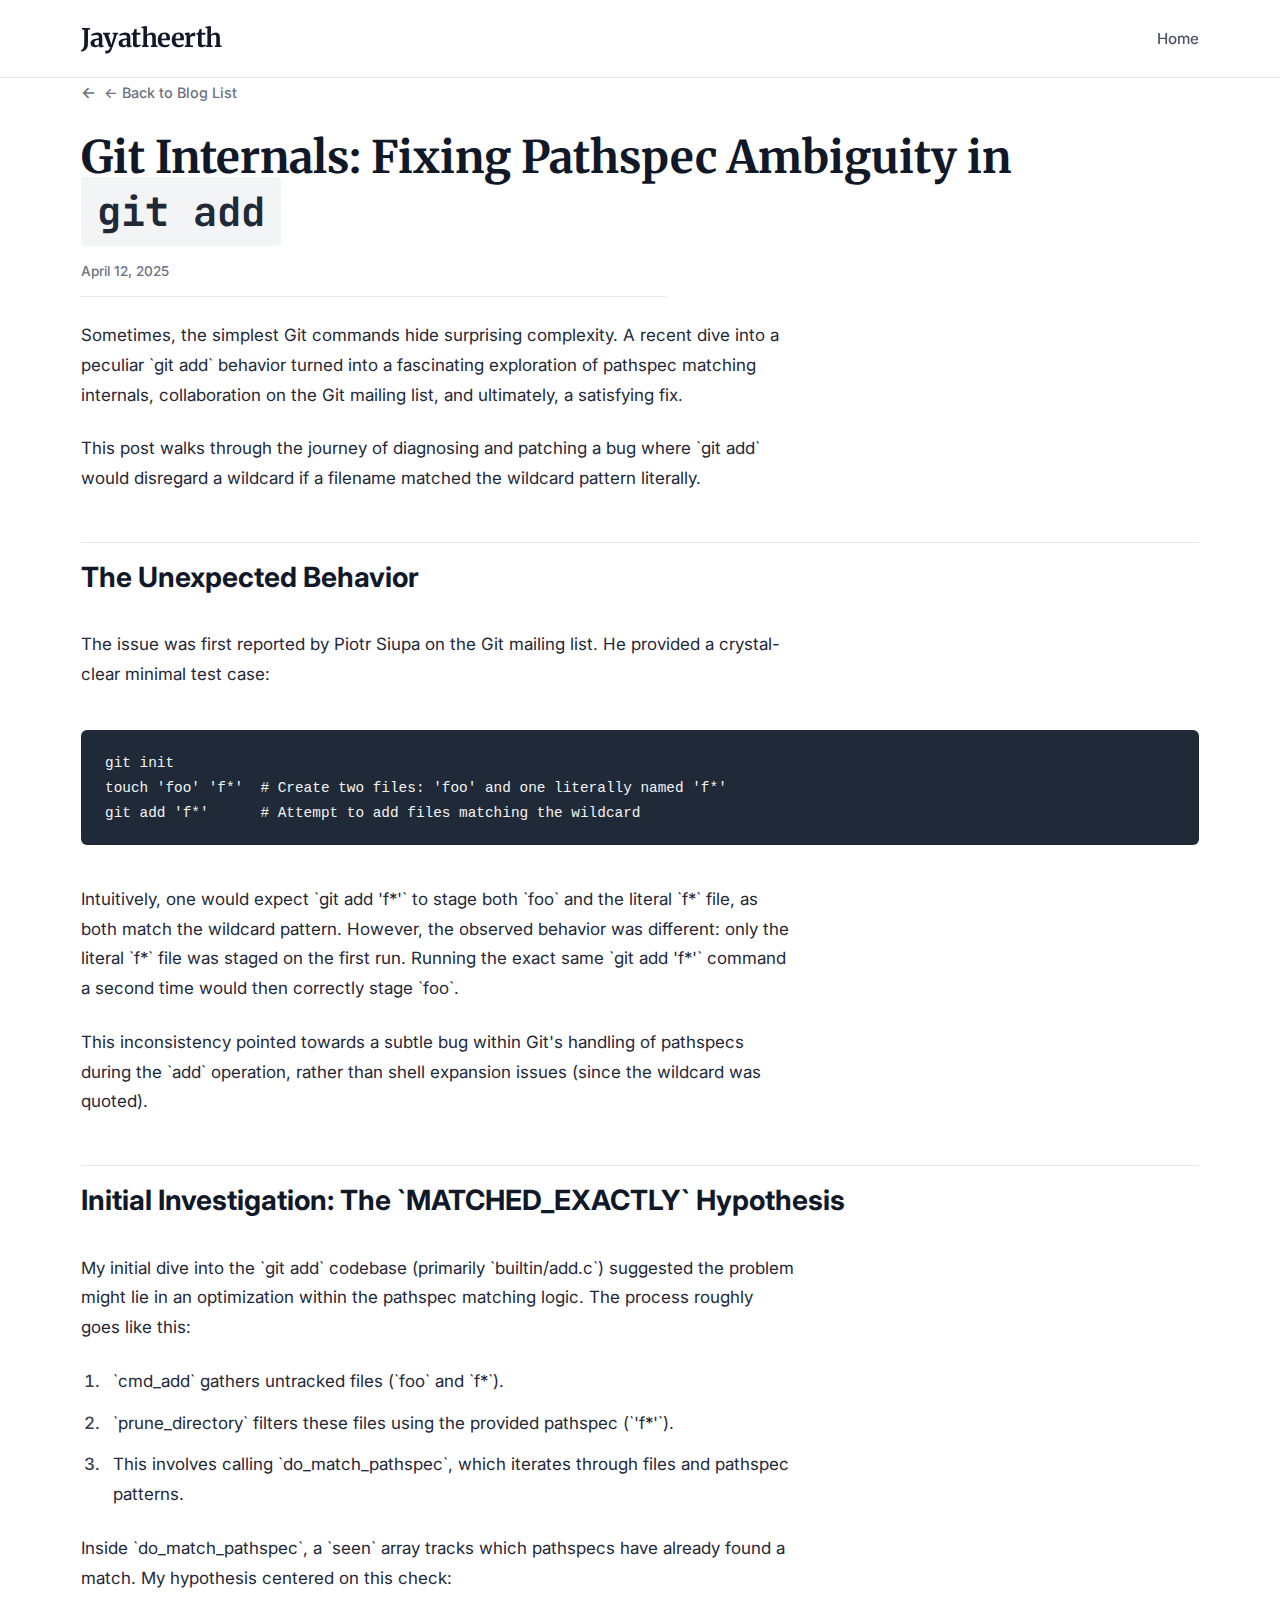
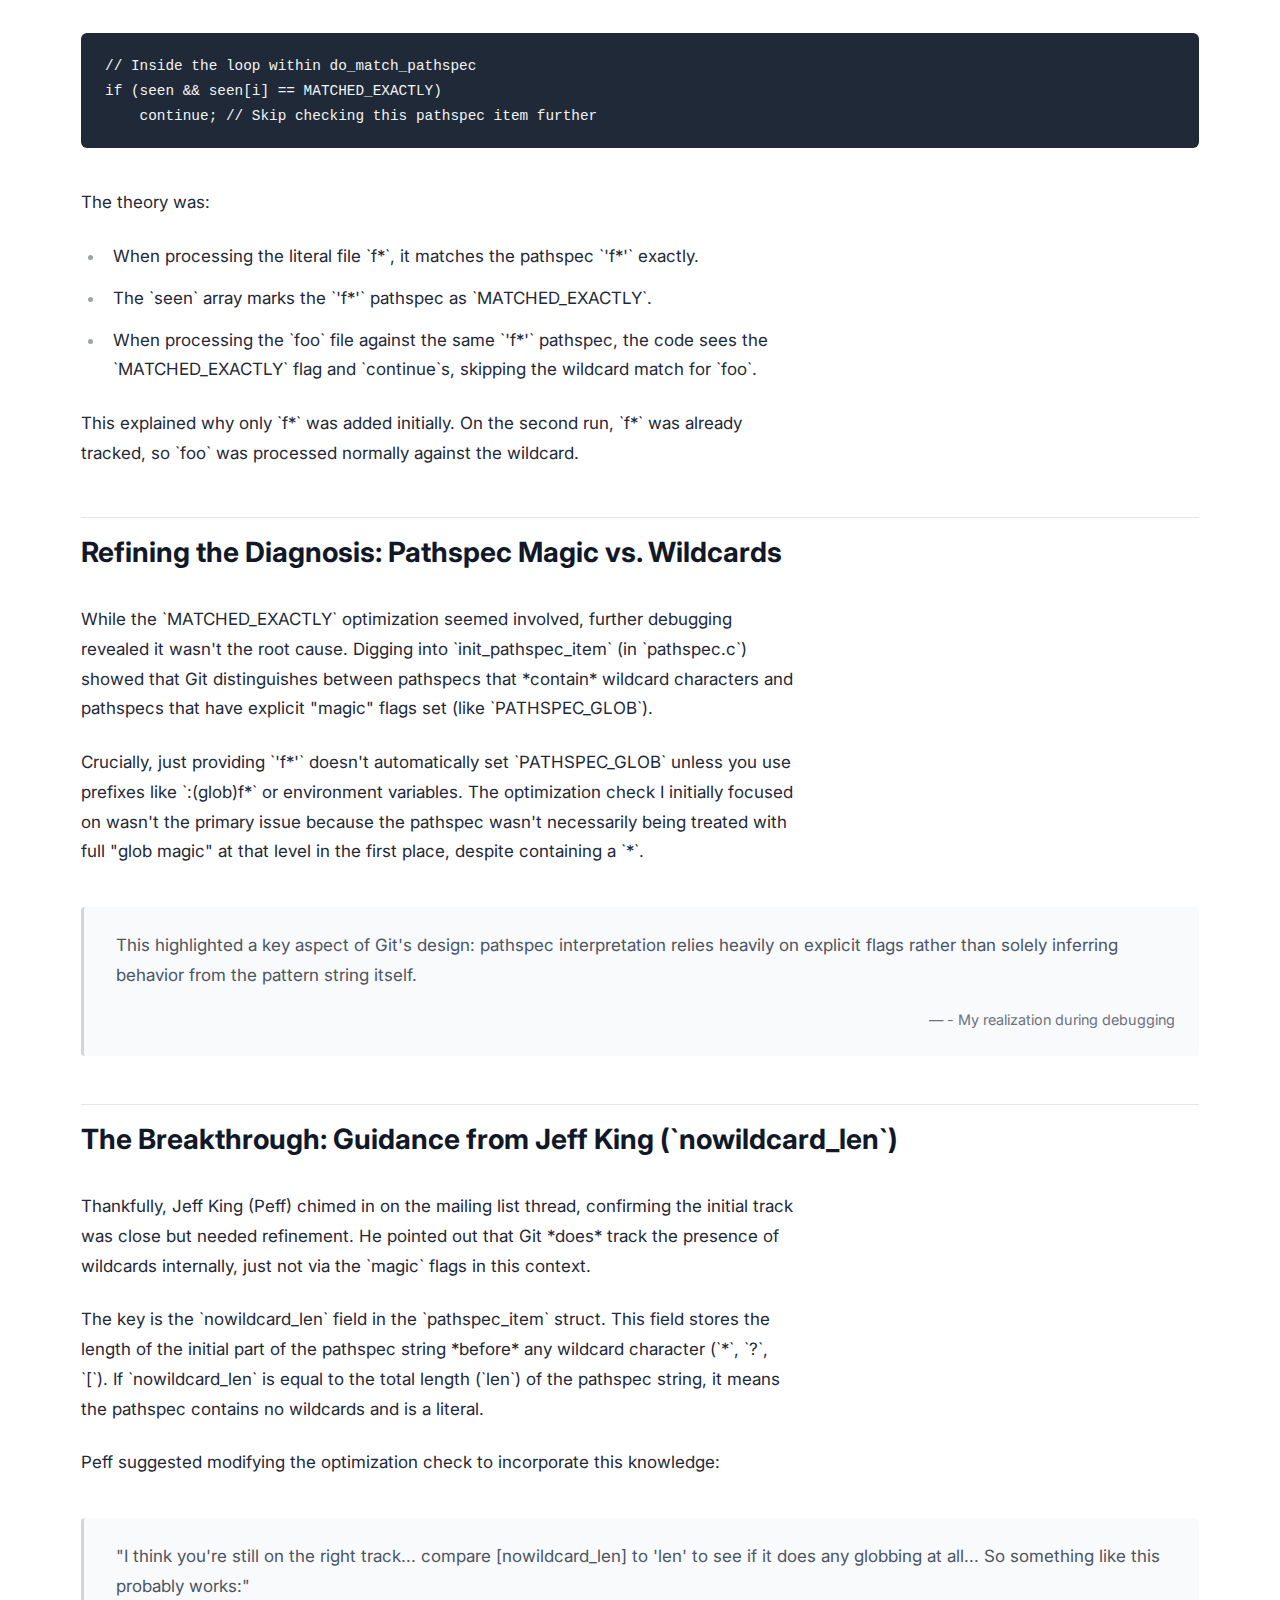
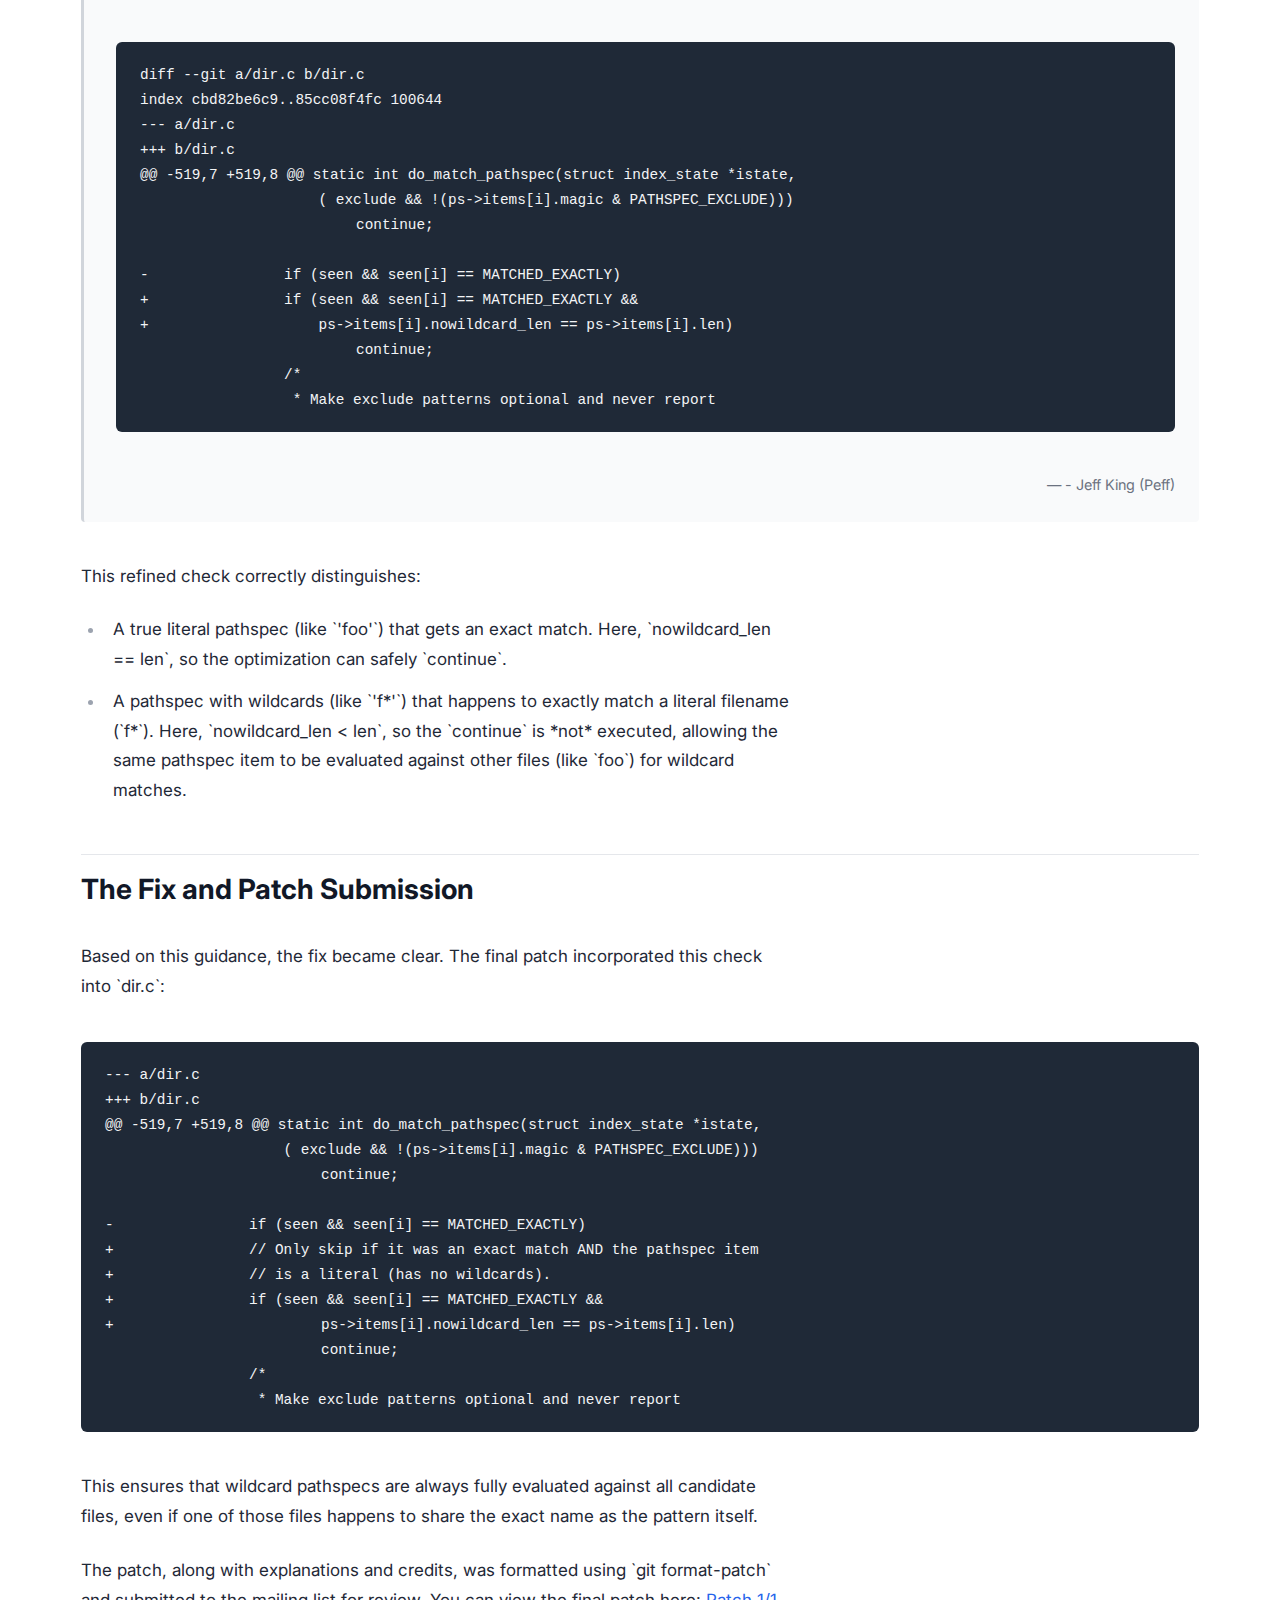
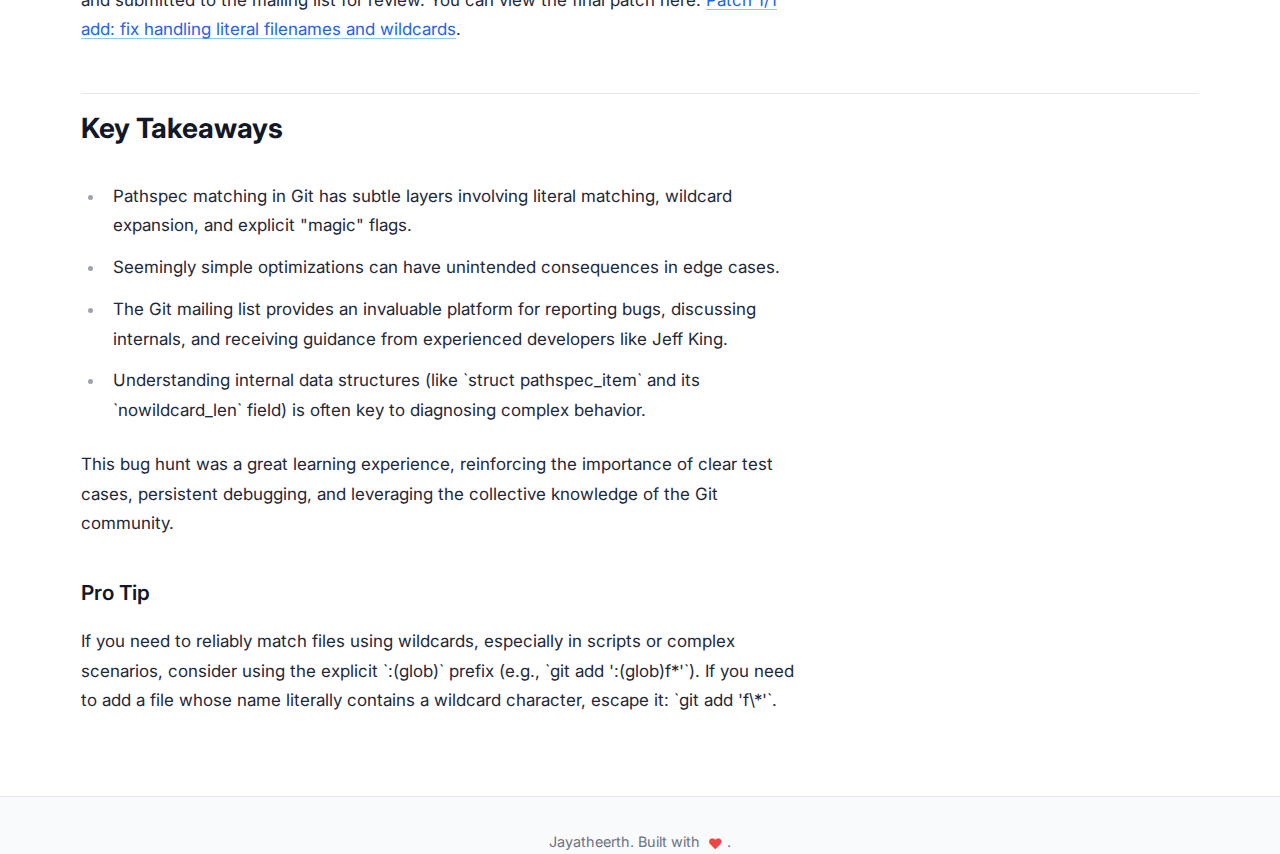
<file: post-pathspec-bug-investigation.html>
<!DOCTYPE html>
<html lang="en">
<head>
    <meta charset="UTF-8">
    <meta name="viewport" content="width=device-width, initial-scale=1.0">
    <title>Git Internals: Fixing Pathspec Ambiguity in `git add`</title>
    <link rel="preconnect" href="https://fonts.googleapis.com">
    <link rel="preconnect" href="https://fonts.gstatic.com" crossorigin>
    <link href="https://fonts.googleapis.com/css2?family=Inter:wght@400;500;600;700&family=Poppins:wght@400;500;600;700&display=swap" rel="stylesheet">
    <link rel="stylesheet" href="./blog_style.css">
    <link rel="preconnect" href="https://fonts.googleapis.com">
    <link rel="preconnect" href="https://fonts.gstatic.com" crossorigin>
    <link href="https://fonts.googleapis.com/css2?family=Inter:wght@400;500;700&family=Merriweather:wght@400;700&display=swap" rel="stylesheet">
    <link href="https://fonts.googleapis.com/css2?family=JetBrains+Mono:wght@400&display=swap" rel="stylesheet">
</head>
<body>

<header class="navbar">
    <div class="container">
        <a href="index.html" class="logo">Jayatheerth</a>
        <nav>
            <ul class="nav-links">
                <li><a href="index.html">Home</a></li>
            </ul>
        </nav>
    </div>
</header>

<main>
    <div class="container">
        <a href="index.html" class="back-link">← Back to Blog List</a>
        <article class="blog-post-content">
            <h1>Git Internals: Fixing Pathspec Ambiguity in <code>git add</code></h1>
            <p class="meta-info">
                <span class="post-date">April 12, 2025</span>
            </p>

            <p>Sometimes, the simplest Git commands hide surprising complexity. A recent dive into a peculiar `git add` behavior turned into a fascinating exploration of pathspec matching internals, collaboration on the Git mailing list, and ultimately, a satisfying fix.</p>

            <p>This post walks through the journey of diagnosing and patching a bug where `git add` would disregard a wildcard if a filename matched the wildcard pattern literally.</p>

            <h2>The Unexpected Behavior</h2>

            <p>The issue was first reported by Piotr Siupa on the Git mailing list. He provided a crystal-clear minimal test case:</p>
            <pre><code>git init
touch 'foo' 'f*'  # Create two files: 'foo' and one literally named 'f*'
git add 'f*'      # Attempt to add files matching the wildcard</code></pre>

            <p>Intuitively, one would expect `git add 'f*'` to stage both `foo` and the literal `f*` file, as both match the wildcard pattern. However, the observed behavior was different: only the literal `f*` file was staged on the first run. Running the exact same `git add 'f*'` command a second time would then correctly stage `foo`.</p>

            <p>This inconsistency pointed towards a subtle bug within Git's handling of pathspecs during the `add` operation, rather than shell expansion issues (since the wildcard was quoted).</p>

            <h2>Initial Investigation: The `MATCHED_EXACTLY` Hypothesis</h2>

            <p>My initial dive into the `git add` codebase (primarily `builtin/add.c`) suggested the problem might lie in an optimization within the pathspec matching logic. The process roughly goes like this:</p>
            <ol>
                <li>`cmd_add` gathers untracked files (`foo` and `f*`).</li>
                <li>`prune_directory` filters these files using the provided pathspec (`'f*'`).</li>
                <li>This involves calling `do_match_pathspec`, which iterates through files and pathspec patterns.</li>
            </ol>

            <p>Inside `do_match_pathspec`, a `seen` array tracks which pathspecs have already found a match. My hypothesis centered on this check:</p>
            <pre><code class="language-c">// Inside the loop within do_match_pathspec
if (seen && seen[i] == MATCHED_EXACTLY)
    continue; // Skip checking this pathspec item further</code></pre>

            <p>The theory was:
            <ul>
                <li>When processing the literal file `f*`, it matches the pathspec `'f*'` exactly.</li>
                <li>The `seen` array marks the `'f*'` pathspec as `MATCHED_EXACTLY`.</li>
                <li>When processing the `foo` file against the same `'f*'` pathspec, the code sees the `MATCHED_EXACTLY` flag and `continue`s, skipping the wildcard match for `foo`.</li>
            </ul>
            </p>
            <p>This explained why only `f*` was added initially. On the second run, `f*` was already tracked, so `foo` was processed normally against the wildcard.</p>


            <h2>Refining the Diagnosis: Pathspec Magic vs. Wildcards</h2>

            <p>While the `MATCHED_EXACTLY` optimization seemed involved, further debugging revealed it wasn't the root cause. Digging into `init_pathspec_item` (in `pathspec.c`) showed that Git distinguishes between pathspecs that *contain* wildcard characters and pathspecs that have explicit "magic" flags set (like `PATHSPEC_GLOB`).</p>

            <p>Crucially, just providing `'f*'` doesn't automatically set `PATHSPEC_GLOB` unless you use prefixes like `:(glob)f*` or environment variables. The optimization check I initially focused on wasn't the primary issue because the pathspec wasn't necessarily being treated with full "glob magic" at that level in the first place, despite containing a `*`.</p>

            <div class="email-quote">
                 <p>This highlighted a key aspect of Git's design: pathspec interpretation relies heavily on explicit flags rather than solely inferring behavior from the pattern string itself.</p>
                 <cite>- My realization during debugging</cite>
            </div>


            <h2>The Breakthrough: Guidance from Jeff King (`nowildcard_len`)</h2>

            <p>Thankfully, Jeff King (Peff) chimed in on the mailing list thread, confirming the initial track was close but needed refinement. He pointed out that Git *does* track the presence of wildcards internally, just not via the `magic` flags in this context.</p>

            <p>The key is the `nowildcard_len` field in the `pathspec_item` struct. This field stores the length of the initial part of the pathspec string *before* any wildcard character (`*`, `?`, `[`). If `nowildcard_len` is equal to the total length (`len`) of the pathspec string, it means the pathspec contains no wildcards and is a literal.</p>

            <p>Peff suggested modifying the optimization check to incorporate this knowledge:</p>

            <div class="email-quote">
                <p>"I think you're still on the right track... compare [nowildcard_len] to 'len' to see if it does any globbing at all... So something like this probably works:"</p>
                <pre><code class="language-diff">diff --git a/dir.c b/dir.c
index cbd82be6c9..85cc08f4fc 100644
--- a/dir.c
+++ b/dir.c
@@ -519,7 +519,8 @@ static int do_match_pathspec(struct index_state *istate,
 		    ( exclude && !(ps->items[i].magic & PATHSPEC_EXCLUDE)))
 			continue;

-		if (seen && seen[i] == MATCHED_EXACTLY)
+		if (seen && seen[i] == MATCHED_EXACTLY &&
+		    ps->items[i].nowildcard_len == ps->items[i].len)
 			continue;
 		/*
 		 * Make exclude patterns optional and never report
</code></pre>
                 <cite>- Jeff King (Peff)</cite>
            </div>

            <p>This refined check correctly distinguishes:
            <ul>
                <li>A true literal pathspec (like `'foo'`) that gets an exact match. Here, `nowildcard_len == len`, so the optimization can safely `continue`.</li>
                <li>A pathspec with wildcards (like `'f*'`) that happens to exactly match a literal filename (`f*`). Here, `nowildcard_len < len`, so the `continue` is *not* executed, allowing the same pathspec item to be evaluated against other files (like `foo`) for wildcard matches.</li>
            </ul>
            </p>

            <h2>The Fix and Patch Submission</h2>

            <p>Based on this guidance, the fix became clear. The final patch incorporated this check into `dir.c`:</p>

            <pre><code class="language-diff">--- a/dir.c
+++ b/dir.c
@@ -519,7 +519,8 @@ static int do_match_pathspec(struct index_state *istate,
 		    ( exclude && !(ps->items[i].magic & PATHSPEC_EXCLUDE)))
 			continue;

-		if (seen && seen[i] == MATCHED_EXACTLY)
+		// Only skip if it was an exact match AND the pathspec item
+		// is a literal (has no wildcards).
+		if (seen && seen[i] == MATCHED_EXACTLY &&
+			ps->items[i].nowildcard_len == ps->items[i].len)
 			continue;
 		/*
 		 * Make exclude patterns optional and never report
</code></pre>

            <p>This ensures that wildcard pathspecs are always fully evaluated against all candidate files, even if one of those files happens to share the exact name as the pattern itself.</p>

            <p>The patch, along with explanations and credits, was formatted using `git format-patch` and submitted to the mailing list for review. You can view the final patch here: <a href="https://lore.kernel.org/git/20250412094607.236382-2-jayatheerthkulkarni2005@gmail.com/T/#u" target="_blank" rel="noopener noreferrer">Patch 1/1 add: fix handling literal filenames and wildcards</a>.</p>

            <h2>Key Takeaways</h2>
            <ul>
                <li>Pathspec matching in Git has subtle layers involving literal matching, wildcard expansion, and explicit "magic" flags.</li>
                <li>Seemingly simple optimizations can have unintended consequences in edge cases.</li>
                <li>The Git mailing list provides an invaluable platform for reporting bugs, discussing internals, and receiving guidance from experienced developers like Jeff King.</li>
                <li>Understanding internal data structures (like `struct pathspec_item` and its `nowildcard_len` field) is often key to diagnosing complex behavior.</li>
            </ul>

            <p>This bug hunt was a great learning experience, reinforcing the importance of clear test cases, persistent debugging, and leveraging the collective knowledge of the Git community.</p>

             <h3>Pro Tip</h3>
             <p>If you need to reliably match files using wildcards, especially in scripts or complex scenarios, consider using the explicit `:(glob)` prefix (e.g., `git add ':(glob)f*'`). If you need to add a file whose name literally contains a wildcard character, escape it: `git add 'f\*'`.</p>

        </article>
    </div>
</main>

<footer class="footer">
    <div class="container">
       <p>Jayatheerth. Built with <span class="heart">♥</span>.</p>
    </div>
</footer>

</body>
</html>
</file>
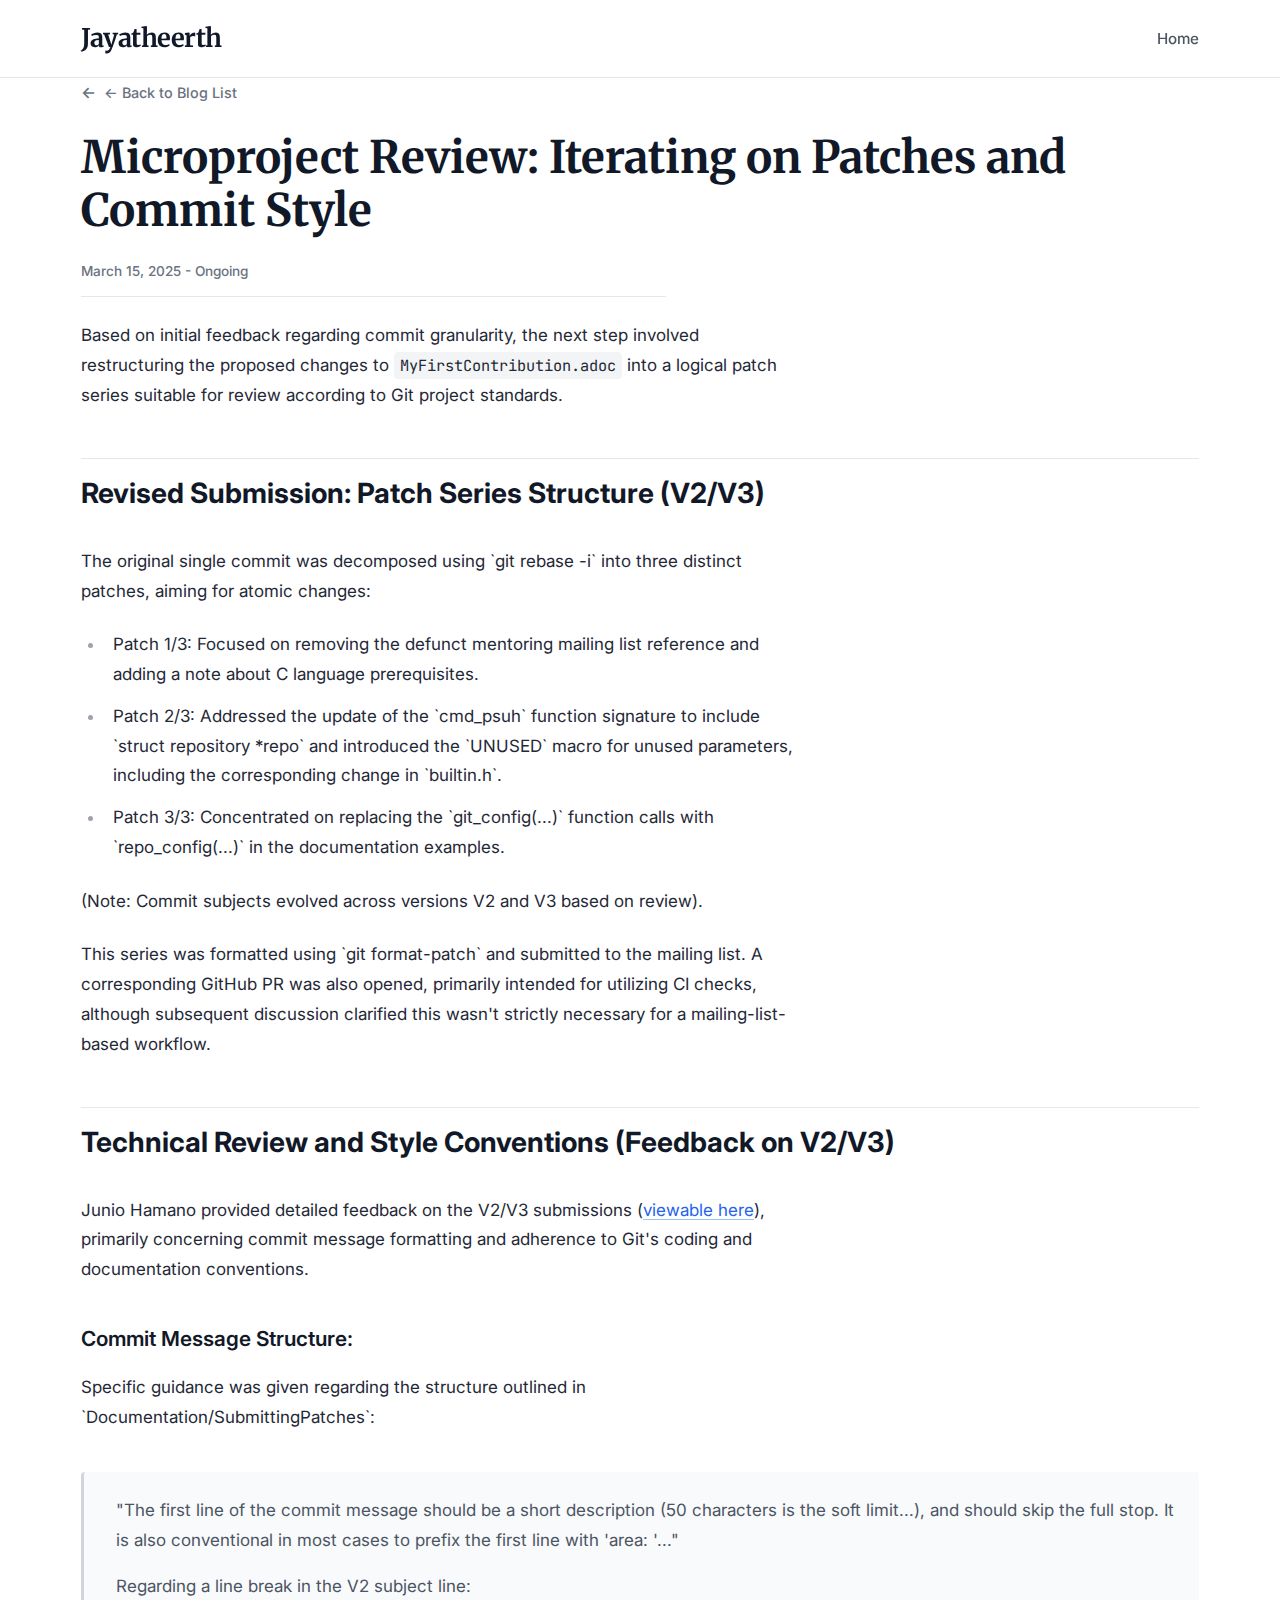
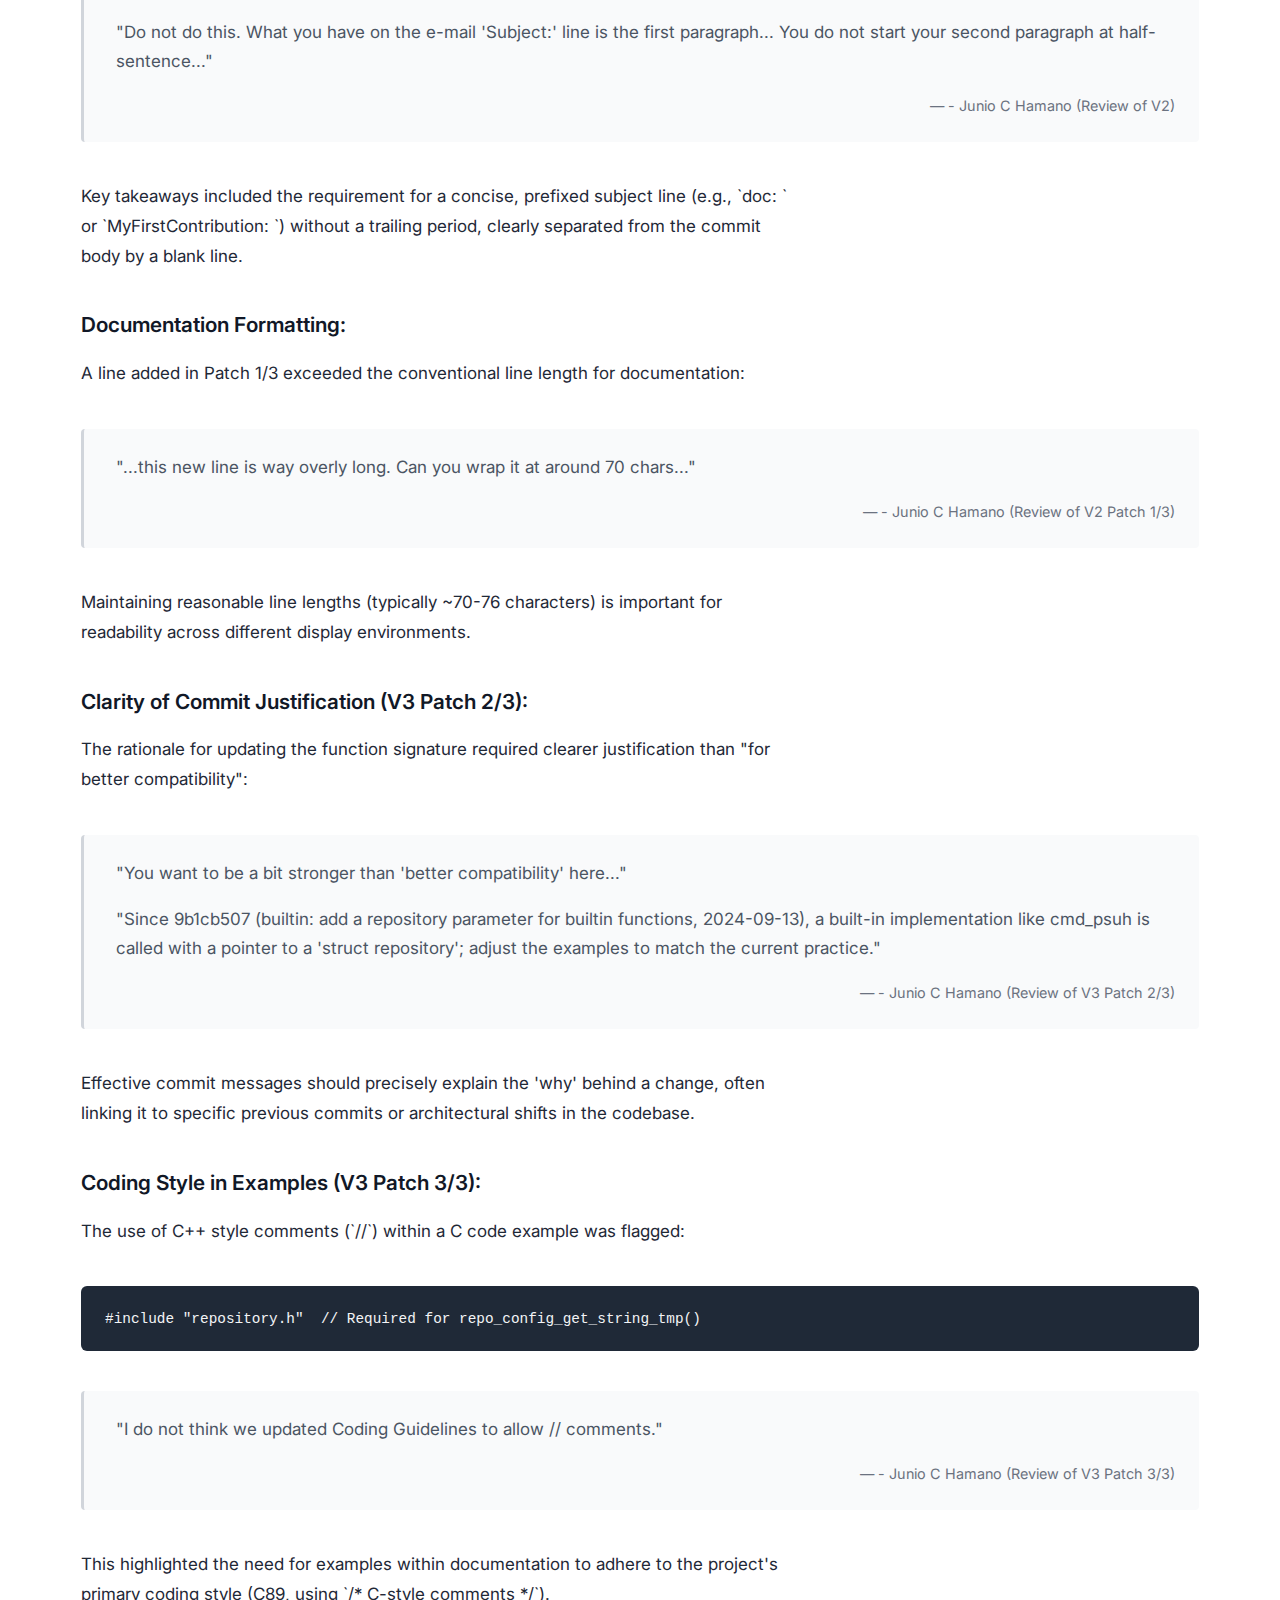
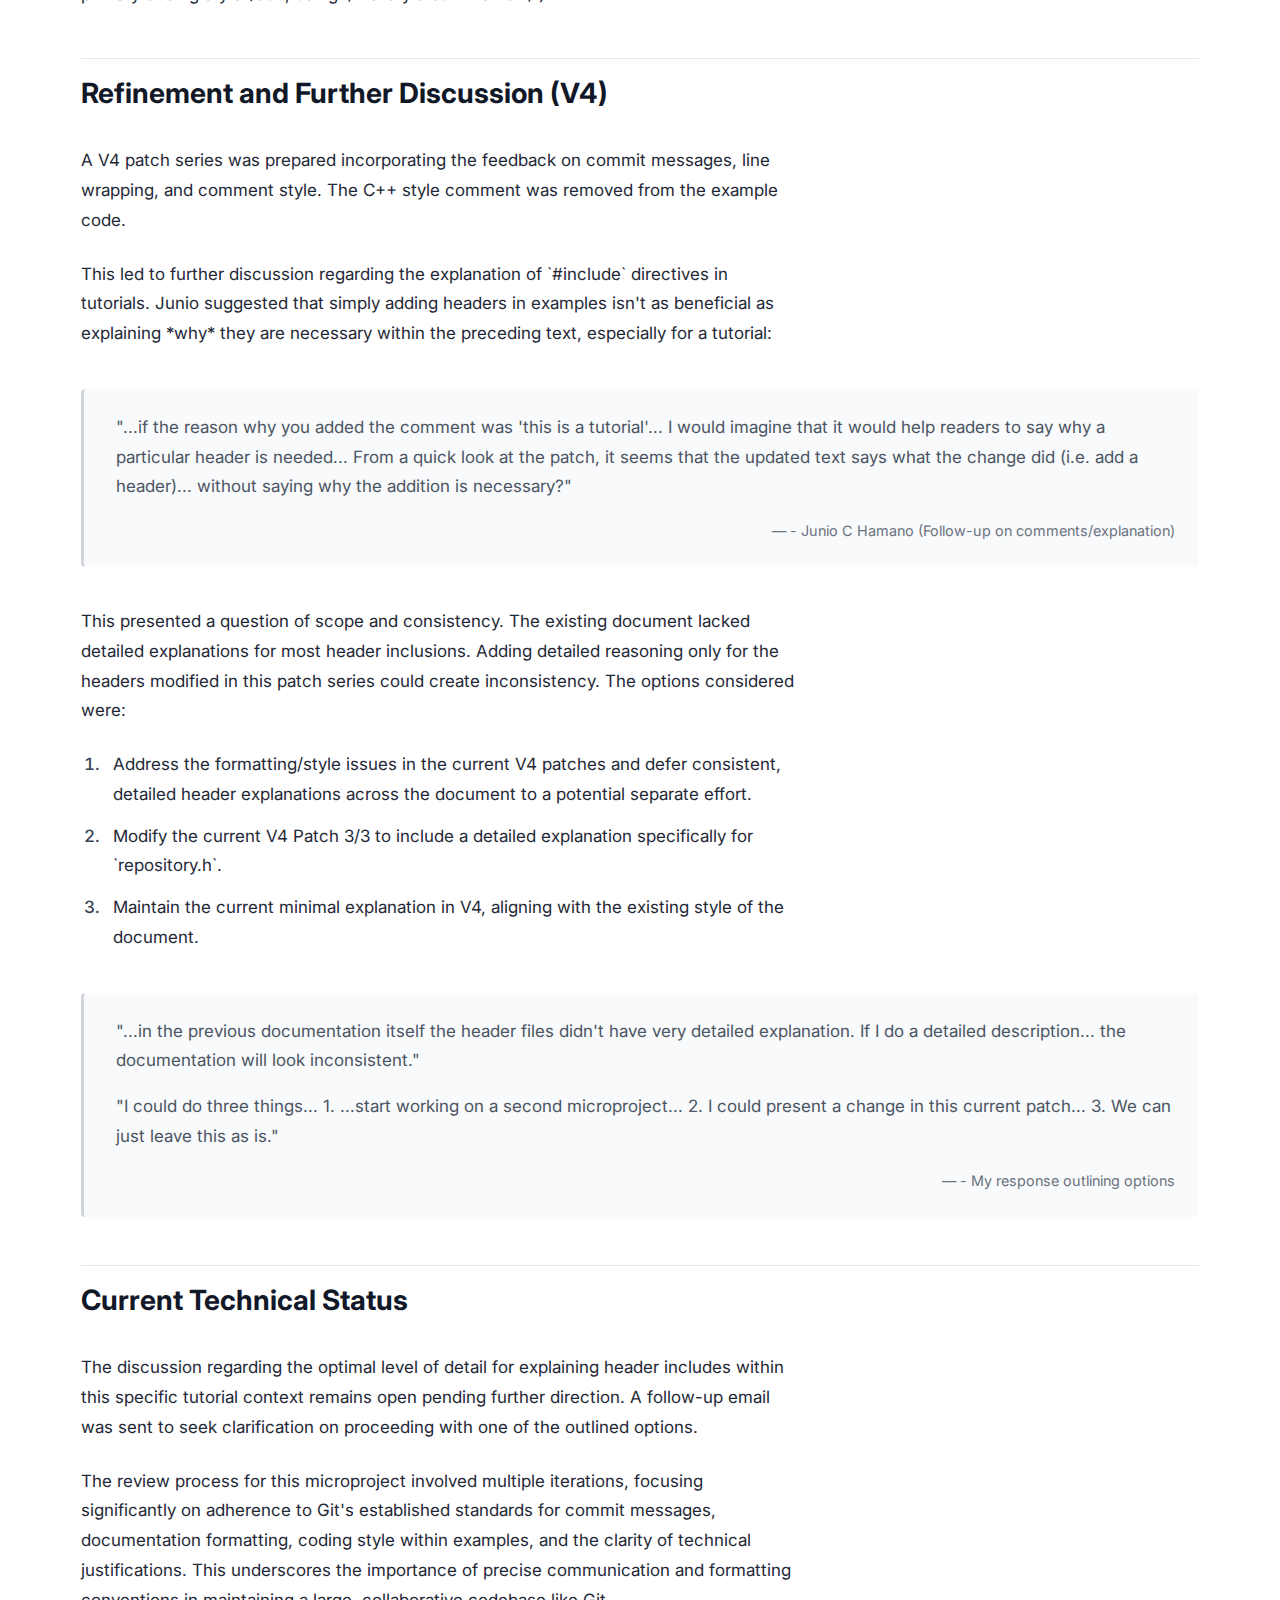
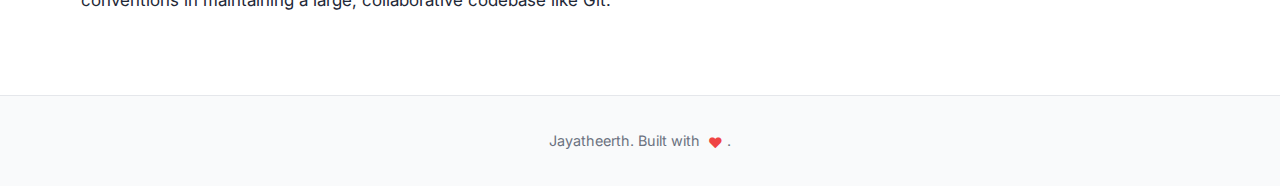
<file: post-style-feedback.html>
<!DOCTYPE html>
<html lang="en">
<head>
    <meta charset="UTF-8">
    <meta name="viewport" content="width=device-width, initial-scale=1.0">
    <title>Microproject Review: Iterating on Patches and Commit Style - My Git Journey</title>
    <link rel="preconnect" href="https://fonts.googleapis.com">
    <link rel="preconnect" href="https://fonts.gstatic.com" crossorigin>
    <link href="https://fonts.googleapis.com/css2?family=Inter:wght@400;500;600;700&family=Poppins:wght@400;500;600;700&display=swap" rel="stylesheet">
    <link rel="stylesheet" href="./blog_style.css">
    <link rel="preconnect" href="https://fonts.googleapis.com">
<link rel="preconnect" href="https://fonts.gstatic.com" crossorigin>
<link href="https://fonts.googleapis.com/css2?family=Inter:wght@400;500;700&family=Merriweather:wght@400;700&display=swap" rel="stylesheet">

<link href="https://fonts.googleapis.com/css2?family=JetBrains+Mono:wght@400&display=swap" rel="stylesheet">
</head>
<body>

<header class="navbar">
    <div class="container">
        <a href="index.html" class="logo">Jayatheerth</a>
        <nav>
            <ul class="nav-links">
                <li><a href="index.html">Home</a></li>

            </ul>
        </nav>
    </div>
</header>

<main>
    <div class="container">
        <a href="index.html" class="back-link">← Back to Blog List</a>
        <article class="blog-post-content">
            <h1>Microproject Review: Iterating on Patches and Commit Style</h1>
            <p class="meta-info">
                <span class="post-date">March 15, 2025 - Ongoing</span>
            </p>

            <p>Based on initial feedback regarding commit granularity, the next step involved restructuring the proposed changes to <code>MyFirstContribution.adoc</code> into a logical patch series suitable for review according to Git project standards.</p>

            <h2>Revised Submission: Patch Series Structure (V2/V3)</h2>

            <p>The original single commit was decomposed using `git rebase -i` into three distinct patches, aiming for atomic changes:</p>
            <ul>
                <li>Patch 1/3: Focused on removing the defunct mentoring mailing list reference and adding a note about C language prerequisites.</li>
                <li>Patch 2/3: Addressed the update of the `cmd_psuh` function signature to include `struct repository *repo` and introduced the `UNUSED` macro for unused parameters, including the corresponding change in `builtin.h`.</li>
                <li>Patch 3/3: Concentrated on replacing the `git_config(...)` function calls with `repo_config(...)` in the documentation examples.</li>
            </ul>
            <p>(Note: Commit subjects evolved across versions V2 and V3 based on review).</p>

            <p>This series was formatted using `git format-patch` and submitted to the mailing list. A corresponding GitHub PR was also opened, primarily intended for utilizing CI checks, although subsequent discussion clarified this wasn't strictly necessary for a mailing-list-based workflow.</p>

            <h2>Technical Review and Style Conventions (Feedback on V2/V3)</h2>

            <p>Junio Hamano provided detailed feedback on the V2/V3 submissions (<a href="https://lore.kernel.org/git/xmqqa59evffd.fsf@gitster.g/T/#t" target="_blank" rel="noopener noreferrer">viewable here</a>), primarily concerning commit message formatting and adherence to Git's coding and documentation conventions.</p>

            <h3>Commit Message Structure:</h3>
            <p>Specific guidance was given regarding the structure outlined in `Documentation/SubmittingPatches`:</p>
            <div class="email-quote">
                 <p>"The first line of the commit message should be a short description (50 characters is the soft limit...), and should skip the full stop. It is also conventional in most cases to prefix the first line with 'area: '..."</p>
                 <p>Regarding a line break in the V2 subject line:</p>
                 <p>"Do not do this. What you have on the e-mail 'Subject:' line is the first paragraph... You do not start your second paragraph at half-sentence..."</p>
                 <cite>- Junio C Hamano (Review of V2)</cite>
            </div>
            <p>Key takeaways included the requirement for a concise, prefixed subject line (e.g., `doc: <description>` or `MyFirstContribution: <description>`) without a trailing period, clearly separated from the commit body by a blank line.</p>

            <h3>Documentation Formatting:</h3>
            <p>A line added in Patch 1/3 exceeded the conventional line length for documentation:</p>
             <div class="email-quote">
                <p>"...this new line is way overly long. Can you wrap it at around 70 chars..."</p>
                <cite>- Junio C Hamano (Review of V2 Patch 1/3)</cite>
            </div>
            <p>Maintaining reasonable line lengths (typically ~70-76 characters) is important for readability across different display environments.</p>

            <h3>Clarity of Commit Justification (V3 Patch 2/3):</h3>
            <p>The rationale for updating the function signature required clearer justification than "for better compatibility":</p>
             <div class="email-quote">
                <p>"You want to be a bit stronger than 'better compatibility' here..."</p>
                <p>"Since 9b1cb507 (builtin: add a repository parameter for builtin functions, 2024-09-13), a built-in implementation like cmd_psuh is called with a pointer to a 'struct repository'; adjust the examples to match the current practice."</p>
                 <cite>- Junio C Hamano (Review of V3 Patch 2/3)</cite>
            </div>
             <p>Effective commit messages should precisely explain the 'why' behind a change, often linking it to specific previous commits or architectural shifts in the codebase.</p>


            <h3>Coding Style in Examples (V3 Patch 3/3):</h3>
             <p>The use of C++ style comments (`//`) within a C code example was flagged:</p>
             <pre><code>#include "repository.h"  // Required for repo_config_get_string_tmp()</code></pre>
             <div class="email-quote">
                 <p>"I do not think we updated Coding Guidelines to allow // comments."</p>
                 <cite>- Junio C Hamano (Review of V3 Patch 3/3)</cite>
             </div>
             <p>This highlighted the need for examples within documentation to adhere to the project's primary coding style (C89, using `/* C-style comments */`).</p>

            <h2>Refinement and Further Discussion (V4)</h2>

            <p>A V4 patch series was prepared incorporating the feedback on commit messages, line wrapping, and comment style. The C++ style comment was removed from the example code.</p>

            <p>This led to further discussion regarding the explanation of `#include` directives in tutorials. Junio suggested that simply adding headers in examples isn't as beneficial as explaining *why* they are necessary within the preceding text, especially for a tutorial:</p>

             <div class="email-quote">
                <p>"...if the reason why you added the comment was 'this is a tutorial'... I would imagine that it would help readers to say why a particular header is needed... From a quick look at the patch, it seems that the updated text says what the change did (i.e. add a header)... without saying why the addition is necessary?"</p>
                <cite>- Junio C Hamano (Follow-up on comments/explanation)</cite>
            </div>

            <p>This presented a question of scope and consistency. The existing document lacked detailed explanations for most header inclusions. Adding detailed reasoning only for the headers modified in this patch series could create inconsistency. The options considered were:</p>
            <ol>
                <li>Address the formatting/style issues in the current V4 patches and defer consistent, detailed header explanations across the document to a potential separate effort.</li>
                <li>Modify the current V4 Patch 3/3 to include a detailed explanation specifically for `repository.h`.</li>
                <li>Maintain the current minimal explanation in V4, aligning with the existing style of the document.</li>
            </ol>
             <div class="email-quote">
                 <p>"...in the previous documentation itself the header files didn't have very detailed explanation. If I do a detailed description... the documentation will look inconsistent."</p>
                 <p>"I could do three things... 1. ...start working on a second microproject... 2. I could present a change in this current patch... 3. We can just leave this as is."</p>
                 <cite>- My response outlining options</cite>
             </div>

            <h2>Current Technical Status</h2>

            <p>The discussion regarding the optimal level of detail for explaining header includes within this specific tutorial context remains open pending further direction. A follow-up email was sent to seek clarification on proceeding with one of the outlined options.</p>

            <p>The review process for this microproject involved multiple iterations, focusing significantly on adherence to Git's established standards for commit messages, documentation formatting, coding style within examples, and the clarity of technical justifications. This underscores the importance of precise communication and formatting conventions in maintaining a large, collaborative codebase like Git.</p>

        </article>
    </div>
</main>

<footer class="footer">
    <div class="container">
       <p>Jayatheerth. Built with <span class="heart">♥</span>.</p> 
    </div>
</footer>

</body>
</html>
</file>
<file: style.css>
*,
   *::before,
   *::after {
       box-sizing: border-box;
       margin: 0;
       padding: 0;
       border: 0 solid transparent; 
   }
   
   html {
       font-size: 100%;
       scroll-behavior: smooth;
       -webkit-text-size-adjust: 100%;
   }
   
   body {
       font-family: 'Inter', system-ui, -apple-system, BlinkMacSystemFont, "Segoe UI", Roboto, "Helvetica Neue", Arial, "Noto Sans", sans-serif;
       font-size: 1.0625rem; 
       line-height: 1.8; 
       color: #2d3748; 
       
       background: linear-gradient(175deg, hsl(210, 40%, 98%), hsl(0, 0%, 100%) 40%);
       background-attachment: fixed; 
       -webkit-font-smoothing: antialiased;
       -moz-osx-font-smoothing: grayscale;
       overflow-x: hidden; 
   }
   
   
   a {
       color: #6d28d9; 
       text-decoration: none;
       transition: color 0.25s ease-out;
   }
   a:hover {
       color: #4c1d95; 
   }
   
   
   h1, h2, h3 {
       font-weight: 700;
       color: #1a202c; 
       line-height: 1.3;
       margin-bottom: 1em;
   }
   
   
   .container {
       width: 90%;
       max-width: 1180px; 
       margin-left: auto;
       margin-right: auto;
       padding: 0 1rem;
   }
   
   
   .content-container {
       width: 90%;
       max-width: 760px; 
       margin: 3rem auto 5rem auto; 
       padding: 0 1rem;
   }
   
   
   .navbar {
       background-color: rgba(255, 255, 255, 0.65); 
       padding: 1rem 0;
       border-bottom: 1px solid rgba(190, 190, 220, 0.3); 
       position: sticky;
       top: 0;
       z-index: 100; 
       backdrop-filter: saturate(180%) blur(15px); 
       -webkit-backdrop-filter: saturate(180%) blur(15px);
       box-shadow: 0 2px 10px rgba(100, 100, 150, 0.05); 
   }
   
   .navbar .container {
       display: flex;
       justify-content: space-between;
       align-items: center;
   }
   
   .logo {
       font-family: 'Merriweather', serif;
       font-weight: 700;
       font-size: 1.7rem;
       color: #1a202c;
       letter-spacing: -0.5px;
       transition: color 0.2s ease-out;
   }
   .logo:hover {
       color: #6d28d9; 
   }
   
   .nav-links {
       list-style: none;
       display: flex;
       gap: 2rem; 
   }
   
   .nav-links li a {
       font-size: 1rem;
       font-weight: 600; 
       color: #374151; 
       padding-bottom: 0.3rem;
       position: relative;
       transition: color 0.25s ease-out;
   }
   .nav-links li a::after {
       content: '';
       position: absolute;
       bottom: -2px;
       left: 0;
       width: 0;
       height: 2px;
       background: linear-gradient(90deg, #8b5cf6, #6d28d9); 
       transition: width 0.3s ease-out;
       border-radius: 1px;
   }
   .nav-links li a:hover {
       color: #1a202c;
   }
   .nav-links li a:hover::after {
       width: 100%;
   }
   
   
   main {
       
   }
   
   .back-link { 
       display: inline-flex;
       align-items: center;
       margin-bottom: 2rem;
       color: #556278; 
       font-size: 0.95rem;
       font-weight: 500;
       transition: color 0.2s ease, transform 0.2s ease;
   }
   .back-link::before {
       content: '←';
       margin-right: 0.6rem;
       font-weight: 600;
       font-size: 1.1em;
       transition: transform 0.2s ease;
   }
   .back-link:hover {
       color: #6d28d9; 
       transform: translateX(-3px);
   }
   .back-link:hover::before {
        transform: scale(1.1);
   }
   
   
   
   
   
   .blog-post-content {
       background-color: #ffffff; 
       padding: 3rem 3.5rem; 
       border-radius: 12px; 
       
       box-shadow: 0 8px 25px rgba(100, 100, 150, 0.08),
                   0 2px 10px rgba(100, 100, 150, 0.05);
       border: 1px solid rgba(200, 200, 220, 0.3); 
   }
   
   
   .blog-post-content h1 {
       font-family: 'Merriweather', serif;
       font-size: 3rem; 
       margin-bottom: 0.75em;
       line-height: 1.25;
       color: #111827;
       
       
   }
   
   .meta-info { 
       font-size: 0.875rem; 
       color: #6b7280;
       margin-bottom: 3.5rem; 
       padding-bottom: 1rem;
       border-bottom: 1px solid #e5e7eb;
       text-transform: uppercase;
       letter-spacing: 0.5px;
   }
   .post-date {
       font-style: normal;
       font-weight: 500;
   }
   
   .blog-post-content h2 {
       font-family: 'Inter', sans-serif;
       font-size: 2rem;
       margin-top: 3.5rem;
       margin-bottom: 1.5em;
       padding-bottom: 0.5rem;
       border-bottom: 2px solid #a78bfa; 
       display: inline-block; 
   }
   
   .blog-post-content h3 {
       font-family: 'Inter', sans-serif;
       font-size: 1.5rem; 
       font-weight: 600;
       margin-top: 3rem;
       margin-bottom: 1em;
       color: #1f2937;
   }
   
   .blog-post-content p {
       margin-bottom: 1.6rem; 
       max-width: 68ch; 
       color: #374151; 
   }
   
   
   .blog-post-content article a,
   .blog-post-content p a,
   .blog-post-content li a {
       color: #6d28d9; 
       text-decoration: none;
       font-weight: 500; 
       background: linear-gradient(to top, rgba(167, 139, 250, 0.25) 0%, rgba(167, 139, 250, 0.25) 3px, transparent 3px); 
       transition: background 0.2s ease-out, color 0.2s ease-out;
   }
   .blog-post-content article a:hover,
   .blog-post-content p a:hover,
   .blog-post-content li a:hover {
       color: #4c1d95; 
       background: linear-gradient(to top, rgba(139, 92, 246, 0.35) 0%, rgba(139, 92, 246, 0.35) 4px, transparent 4px); 
   }
   
   
   .blog-post-content ul,
   .blog-post-content ol {
       margin: 1.6rem 0;
       padding-left: 1.75rem;
       max-width: 68ch;
   }
   .blog-post-content li {
       margin-bottom: 0.85rem;
       padding-left: 0.6rem;
       color: #4b5568; 
   }
   .blog-post-content ul li {
       list-style-type: none;
       position: relative;
   }
   .blog-post-content ul li::before {
       content: ''; 
       display: inline-block;
       position: absolute;
       left: -1.5rem;
       top: 0.5em; 
       width: 6px;
       height: 6px;
       border-radius: 50%;
       background: linear-gradient(135deg, #8b5cf6, #6d28d9); 
   }
   .blog-post-content ol li {
       list-style-type: decimal;
       list-style-position: outside;
   }
   .blog-post-content ol li::marker {
       color: #6d28d9; 
       font-weight: 600;
   }
   
   
   .email-quote,
   .blog-post-content blockquote {
       margin: 3rem 0;
       padding: 1.75rem 2rem;
       border-left: 4px solid;
       border-image: linear-gradient(to bottom, #a78bfa, #6d28d9) 1; 
       background-color: rgba(245, 242, 255, 0.5); 
       font-style: normal;
       color: #4a5568;
       border-radius: 8px;
       position: relative;
       overflow: hidden;
   }
   
   .email-quote::before,
   .blog-post-content blockquote::before {
       content: '';
       position: absolute;
       top: 0; left: 0; right: 0; bottom: 0;
       border-radius: inherit;
       box-shadow: inset 0 1px 3px rgba(255, 255, 255, 0.5);
       pointer-events: none; 
   }
   .email-quote p,
   .blog-post-content blockquote p {
       margin-bottom: 1rem;
       font-style: normal;
       max-width: none;
       color: #4a5568;
   }
   .email-quote p:last-child,
   .blog-post-content blockquote p:last-child {
       margin-bottom: 0;
   }
   .email-quote cite,
   .blog-post-content blockquote cite {
       display: block;
       margin-top: 1.25rem;
       font-size: 0.9rem;
       color: #556278;
       font-style: normal;
       text-align: right;
   }
   .email-quote cite::before,
   .blog-post-content blockquote cite::before {
       content: "— ";
   }
   
   
   .blog-post-content pre {
       font-family: "JetBrains Mono", ui-monospace, SFMono-Regular, Menlo, Monaco, Consolas, monospace;
       font-size: 0.9rem;
       line-height: 1.7; 
       background-color: #1e293b; 
       color: #cbd5e1; 
       padding: 1.5rem 1.75rem;
       margin: 3rem 0;
       border-radius: 10px; 
       overflow-x: auto;
       white-space: pre;
       border: 1px solid rgba(200, 200, 220, 0.1); 
       box-shadow: inset 0 1px 0 rgba(255, 255, 255, 0.05), 
                   0 5px 15px rgba(0, 0, 0, 0.2); 
   }
   
   .blog-post-content :not(pre) > code {
       font-family: "JetBrains Mono", ui-monospace, SFMono-Regular, Menlo, Monaco, Consolas, monospace;
       background-color: rgba(230, 225, 248, 0.6); 
       color: #4c1d95; 
       font-size: 0.9em;
       padding: 0.25em 0.5em;
       border-radius: 5px;
       white-space: nowrap;
       border: 1px solid rgba(167, 139, 250, 0.2); 
   }
   
   
   
   
   
   main > .container > h1 {
       font-family: 'Inter', sans-serif;
       font-size: 2.5rem;
       font-weight: 700;
       text-align: center;
       color: #1a202c;
       margin-bottom: 3.5rem;
       padding-bottom: 1.25rem;
       border-bottom: 1px solid #e5e7eb;
       
       
   }
   
   
   .blog-post-list {
       display: grid;
       grid-template-columns: repeat(auto-fit, minmax(320px, 1fr));
       gap: 2.5rem; 
   }
   
   
   .blog-card {
       border-radius: 12px; 
       overflow: hidden; 
       position: relative;
       transition: transform 0.3s ease-out, box-shadow 0.3s ease-out;
       background-color: #fff; 
       display: flex; 
       height: 100%;
       border: 1px solid transparent; 
       box-shadow: 0 6px 15px rgba(100, 100, 150, 0.07),
                   0 1px 5px rgba(100, 100, 150, 0.04);
   }
   
   .blog-card::before {
       content: '';
       position: absolute;
       top: 0; left: 0; right: 0; height: 60%; 
       background: linear-gradient(to bottom, rgba(255, 255, 255, 0.25), rgba(255, 255, 255, 0));
       border-radius: 12px 12px 0 0;
       pointer-events: none;
       z-index: 1;
       opacity: 0.6;
       transition: opacity 0.3s ease-out;
   }
   
   .blog-card a {
       display: flex;
       flex-direction: column;
       padding: 2rem 2.25rem;
       color: inherit;
       text-decoration: none;
       flex-grow: 1;
       border-radius: inherit;
       position: relative; 
       z-index: 2;
   }
   
   
   .card-title {
       font-family: 'Merriweather', serif; 
       font-size: 1.4rem;
       font-weight: 700;
       color: #1f2937;
       margin-bottom: 0.6rem;
       line-height: 1.4;
       transition: color 0.25s ease-out;
   }
   
   
   .card-meta {
       font-size: 0.8rem;
       color: #6b7280;
       margin-bottom: 1.25rem;
       font-weight: 500;
       text-transform: uppercase;
       letter-spacing: 0.5px;
   }
   .card-date {  }
   
   
   .card-excerpt {
       font-size: 1rem;
       color: #4b5568;
       line-height: 1.7;
       flex-grow: 1;
       margin-bottom: 0;
   }
   
   
   .blog-card:hover {
       transform: translateY(-8px) scale(1.02); 
       box-shadow: 0 15px 35px rgba(100, 100, 150, 0.12),
                   0 5px 15px rgba(100, 100, 150, 0.08);
       
       border: 1px solid transparent;
       background: linear-gradient(white, white) padding-box, 
                   linear-gradient(135deg, #a78bfa, #6d28d9) border-box; 
   }
   .blog-card:hover::before { 
       opacity: 0.4;
   }
   .blog-card:hover .card-title {
       color: #6d28d9; 
   }
   
   
   .card-accent-bar { display: none; }
   
   
   
   .footer {
       background: linear-gradient(to bottom, hsl(220, 20%, 97%), hsl(220, 20%, 99%)); 
       color: #556278; 
       text-align: center;
       padding: 2.5rem 0; 
       margin-top: 6rem;
       font-size: 0.9rem;
       border-top: 1px solid rgba(200, 200, 220, 0.4); 
   }
   .footer .heart {
       color: #ec4899; 
       margin: 0 0.25rem;
       display: inline-block;
       vertical-align: middle;
       transform: scale(1.1); 
   }
   
   
   @media (max-width: 992px) {
       .blog-post-list {
           gap: 2rem; 
       }
        .blog-post-content {
            padding: 2.5rem; 
        }
   }
   
   
   @media (max-width: 768px) {
       
       body {
           font-size: 1rem; 
           line-height: 1.75;
       }
       .content-container { 
           margin: 2.5rem auto 4rem auto;
           width: 100%;
           padding: 0 1rem;
       }
   
       
       .navbar .container {
           flex-direction: column;
           align-items: flex-start;
           gap: 0.75rem;
       }
       .nav-links {
           gap: 1.25rem;
           padding-left: 0;
       }
   
       
       .blog-post-content {
           padding: 2rem 1.5rem; 
           border-radius: 10px;
       }
       .blog-post-content h1 {
           font-size: 2.4rem;
       }
       .blog-post-content h2 {
           font-size: 1.7rem;
           margin-top: 3rem;
           margin-bottom: 1.25em;
       }
       .blog-post-content h3 {
           font-size: 1.3rem;
           margin-top: 2.5rem;
       }
       .email-quote,
       .blog-post-content blockquote {
           padding: 1.5rem 1.25rem;
           margin: 2.5rem 0;
       }
       .blog-post-content pre {
           padding: 1.25rem 1rem;
           font-size: 0.875rem;
           margin: 2.5rem 0;
           border-radius: 8px;
       }
   
       
        main > .container > h1 { 
           font-size: 2rem;
           margin-bottom: 3rem;
       }
       .blog-post-list { 
           gap: 1.75rem;
           grid-template-columns: repeat(auto-fit, minmax(280px, 1fr));
       }
       .blog-card a { 
           padding: 1.75rem;
       }
       .card-title { 
           font-size: 1.3rem;
       }
       .card-excerpt { 
           font-size: 0.95rem;
       }
   
       
       .footer {
           padding: 2rem 0;
           margin-top: 4rem;
       }
   }
   
   @media (max-width: 480px) {
       
        .blog-post-content {
           padding: 1.5rem 1rem;
        }
        .blog-post-content h1 {
           font-size: 2rem;
        }
        .blog-post-content h2 {
           font-size: 1.5rem;
        }
         .blog-post-content h3 {
           font-size: 1.2rem;
        }
   
       
       .blog-post-list {
           
           grid-template-columns: 1fr;
           gap: 1.5rem;
       }
       .blog-card a {
           padding: 1.5rem;
       }
        main > .container > h1 { 
           font-size: 1.75rem;
           margin-bottom: 2.5rem;
        }
   }
</file>
<file: blog_style.css>
*,
   *::before,
   *::after {
       box-sizing: border-box;
       margin: 0;
       padding: 0;
       border: 0 solid #e5e7eb; 
   }
   
   html {
       font-size: 100%;
       scroll-behavior: smooth;
       -webkit-text-size-adjust: 100%; 
   }
   
   body {
       font-family: 'Inter', system-ui, -apple-system, BlinkMacSystemFont, "Segoe UI", Roboto, "Helvetica Neue", Arial, "Noto Sans", sans-serif, "Apple Color Emoji", "Segoe UI Emoji", "Segoe UI Symbol", "Noto Color Emoji";
       font-size: 1.0625rem; 
       line-height: 1.75;
       color: #1f2937; 
       background-color: #ffffff; 
       -webkit-font-smoothing: antialiased;
       -moz-osx-font-smoothing: grayscale;
   }
   
   
   a {
       color: #2563eb; 
       text-decoration: none;
       transition: color 0.2s ease-out;
   }
   a:hover {
       color: #1d4ed8; 
   }
   
   
   h1, h2, h3 {
       font-weight: 700;
       color: #111827; 
       line-height: 1.3;
       margin-bottom: 1em; 
   }
   
   
   .container {
       width: 90%;
       max-width: 1150px;
       margin-left: auto;
       margin-right: auto;
       padding: 0 1rem;
   }
   
   
   .content-container {
       width: 90%;
       max-width: 740px; 
       margin: 2.5rem auto 4rem auto;
       padding: 0 1rem;
   }
   
   
   .navbar {
       background-color: rgba(255, 255, 255, 0.9);
       padding: 1rem 0;
       border-bottom: 1px solid #e5e7eb; 
       position: sticky;
       top: 0;
       z-index: 10;
       backdrop-filter: blur(8px);
       -webkit-backdrop-filter: blur(8px);
   }
   
   .navbar .container {
       display: flex;
       justify-content: space-between;
       align-items: center;
   }
   
   .logo {
       font-family: 'Merriweather', serif; 
       font-weight: 700;
       font-size: 1.6rem;
       color: #111827;
       letter-spacing: -0.5px;
   }
   .logo:hover {
       color: #1f2937;
   }
   
   .nav-links {
       list-style: none;
       display: flex;
       gap: 1.5rem;
   }
   
   .nav-links li a {
       font-size: 0.95rem;
       font-weight: 500;
       color: #4b5563; 
       padding-bottom: 0.25rem;
       border-bottom: 2px solid transparent;
       transition: color 0.2s ease, border-color 0.2s ease;
   }
   
   .nav-links li a:hover {
       color: #111827;
       border-bottom-color: #d1d5db; 
   }
   
   
   main {
       
   }
   
   .back-link { 
       display: inline-flex;
       align-items: center;
       margin-bottom: 1.5rem;
       color: #6b7280; 
       font-size: 0.9rem;
       font-weight: 500;
   }
   .back-link::before {
       content: '←';
       margin-right: 0.5rem;
       font-weight: 600;
       font-size: 1.1em;
   }
   .back-link:hover {
       color: #1f2937;
   }
   
   
   
   
   
   .blog-post-content {
       
   }
   
   
   .blog-post-content h1 {
       font-family: 'Merriweather', serif;
       font-size: 2.8rem; 
       margin-bottom: 0.5em;
       line-height: 1.2;
   }
   
   .meta-info { 
       font-size: 0.85rem;
       color: #6b7280;
       margin-bottom: 3rem; 
       padding-bottom: 0.75rem;
       border-bottom: 1px solid #e5e7eb;
   }
   .post-date {
       font-style: normal;
       font-weight: 500;
   }
   
   .blog-post-content h2 {
       font-family: 'Inter', sans-serif; 
       font-size: 1.75rem;
       margin-top: 3rem; 
       margin-bottom: 1.25em;
       padding-top: 1rem;
       border-top: 1px solid #e5e7eb; 
   }
   
   .blog-post-content h3 {
       font-family: 'Inter', sans-serif;
       font-size: 1.3rem;
       font-weight: 600;
       margin-top: 2.5rem;
       margin-bottom: 1em;
   }
   
   .blog-post-content p {
       margin-bottom: 1.5rem;
       max-width: 65ch; 
   }
   
   
   .blog-post-content article a,
   .blog-post-content p a,
   .blog-post-content li a {
       color: #2563eb;
       text-decoration: underline;
       text-decoration-color: #93c5fd; 
       text-decoration-thickness: 1px;
       text-underline-offset: 3px;
       transition: color 0.2s ease, text-decoration-color 0.2s ease;
   }
   .blog-post-content article a:hover,
   .blog-post-content p a:hover,
   .blog-post-content li a:hover {
       color: #1d4ed8;
       text-decoration-color: #3b82f6; 
   }
   
   
   .blog-post-content ul,
   .blog-post-content ol {
       margin-bottom: 1.5rem;
       padding-left: 1.5rem; 
       max-width: 65ch;
   }
   .blog-post-content li {
       margin-bottom: 0.75rem;
       padding-left: 0.5rem;
   }
   .blog-post-content ul li {
       list-style-type: disc;
   }
   .blog-post-content ul li::marker {
       color: #9ca3af; 
   }
   .blog-post-content ol li {
       list-style-type: decimal;
   }
   .blog-post-content ol li::marker {
       color: #374151;
       font-weight: 500;
   }
   
   
   .email-quote, 
   .blog-post-content blockquote {
       margin: 2.5rem 0;
       padding: 1.5rem 1.5rem 1.5rem 2rem;
       border-left: 3px solid #d1d5db; 
       background-color: #f9fafb; 
       font-style: normal; 
       color: #4b5563; 
       border-radius: 4px;
   }
   .email-quote p,
   .blog-post-content blockquote p {
       margin-bottom: 1rem;
       font-style: normal;
       max-width: none; 
       color: #4b5563;
   }
   .email-quote p:last-child,
   .blog-post-content blockquote p:last-child {
       margin-bottom: 0;
   }
   .email-quote cite,
   .blog-post-content blockquote cite {
       display: block;
       margin-top: 1rem;
       font-size: 0.9rem;
       color: #6b7280; 
       font-style: normal;
       text-align: right;
   }
   .email-quote cite::before,
   .blog-post-content blockquote cite::before {
       content: "— ";
   }
   
   
   .blog-post-content pre {
       font-family: "JetBrains Mono", ui-monospace, SFMono-Regular, Menlo, Monaco, Consolas, "Liberation Mono", "Courier New", monospace;
       font-size: 0.9rem;
       line-height: 1.6;
       background-color: #1f2937; 
       color: #f3f4f6; 
       padding: 1.25rem 1.5rem;
       margin: 2.5rem 0;
       border-radius: 6px;
       overflow-x: auto;
       white-space: pre;
   }
   
   .blog-post-content :not(pre) > code {
       font-family: "JetBrains Mono", ui-monospace, SFMono-Regular, Menlo, Monaco, Consolas, "Liberation Mono", "Courier New", monospace;
       background-color: #f3f4f6; 
       color: #1f2937;
       font-size: 0.9em;
       padding: 0.2em 0.4em;
       border-radius: 4px;
       white-space: nowrap;
   }
   
   
   
   
   
   main > .container > h1 {
       font-family: 'Inter', sans-serif; 
       font-size: 2.25rem;
       font-weight: 700;
       text-align: center;
       color: #111827; 
       margin-bottom: 3rem;
       padding-bottom: 1rem;
       border-bottom: 1px solid #e5e7eb;
   }
   
   
   .blog-post-list {
       display: grid;
       
       grid-template-columns: repeat(auto-fit, minmax(300px, 1fr));
       gap: 2rem; 
   }
   
   
   .blog-card {
       border: 1px solid #e5e7eb; 
       border-radius: 8px;
       background-color: #ffffff;
       transition: border-color 0.2s ease-out, transform 0.2s ease-out, box-shadow 0.2s ease-out;
       display: flex; 
       height: 100%; 
   }
   
   .blog-card a {
       display: flex; 
       flex-direction: column; 
       padding: 1.75rem; 
       color: inherit;
       text-decoration: none;
       flex-grow: 1; 
       border-radius: inherit; 
   }
   
   
   .card-title {
       font-family: 'Inter', sans-serif; 
       font-size: 1.3rem;
       font-weight: 600; 
       color: #111827;
       margin-bottom: 0.5rem;
       line-height: 1.4;
       transition: color 0.2s ease-out;
   }
   
   
   .card-meta {
       font-size: 0.8rem;
       color: #6b7280; 
       margin-bottom: 1rem;
       font-weight: 500;
   }
   .card-date {
       
   }
   
   
   .card-excerpt {
       font-size: 0.95rem;
       color: #4b5563; 
       line-height: 1.6;
       flex-grow: 1; 
       margin-bottom: 0; 
   }
   
   
   .blog-card:hover {
       border-color: #9ca3af; 
       transform: translateY(-4px); 
       box-shadow: 0 4px 10px rgba(0, 0, 0, 0.05); 
   }
   
   .blog-card:hover .card-title {
       color: #1d4ed8; 
   }
   
   
   .card-accent-bar {
       display: none; 
   }
   
   
   
   .footer {
       background-color: #f9fafb; 
       color: #6b7280; 
       text-align: center;
       padding: 2rem 0;
       margin-top: 5rem;
       font-size: 0.9rem;
       border-top: 1px solid #e5e7eb;
   }
   .footer .heart {
       color: #ef4444; 
       margin: 0 0.25rem;
       display: inline-block;
       vertical-align: middle; 
   }
   
   
   @media (max-width: 768px) {
       
       body {
           font-size: 1rem; 
           line-height: 1.7;
       }
       .content-container { 
           margin: 2rem auto 3rem auto;
           width: 100%;
           padding: 0 1rem;
       }
   
       
       .navbar .container {
           flex-direction: column;
           align-items: flex-start;
           gap: 0.75rem;
       }
       .nav-links {
           gap: 1rem;
           padding-left: 0;
       }
   
       
       .blog-post-content h1 {
           font-size: 2.2rem;
       }
       .blog-post-content h2 {
           font-size: 1.5rem;
           margin-top: 2.5rem;
           padding-top: 0.75rem;
       }
       .blog-post-content h3 {
           font-size: 1.2rem;
           margin-top: 2rem;
       }
       .email-quote,
       .blog-post-content blockquote {
           padding: 1rem 1rem 1rem 1.5rem;
           margin: 2rem 0;
       }
       .blog-post-content pre {
           padding: 1rem 1.25rem;
           font-size: 0.85rem;
           margin: 2rem 0;
       }
   
       
        main > .container > h1 { 
           font-size: 1.8rem;
           margin-bottom: 2rem;
       }
       .blog-post-list { 
           gap: 1.5rem;
           grid-template-columns: repeat(auto-fit, minmax(280px, 1fr));
       }
       .blog-card a { 
           padding: 1.5rem;
       }
       .card-title { 
           font-size: 1.2rem;
       }
       .card-excerpt { 
           font-size: 0.9rem;
       }
   
       
       .footer {
           padding: 1.5rem 0;
           margin-top: 3rem;
       }
   }
   
   @media (max-width: 480px) {
       
       .blog-post-list {
           
           grid-template-columns: 1fr;
           gap: 1.25rem;
       }
       .blog-card a {
           padding: 1.25rem;
       }
        main > .container > h1 { 
           font-size: 1.6rem; 
        }
   }
</file>
